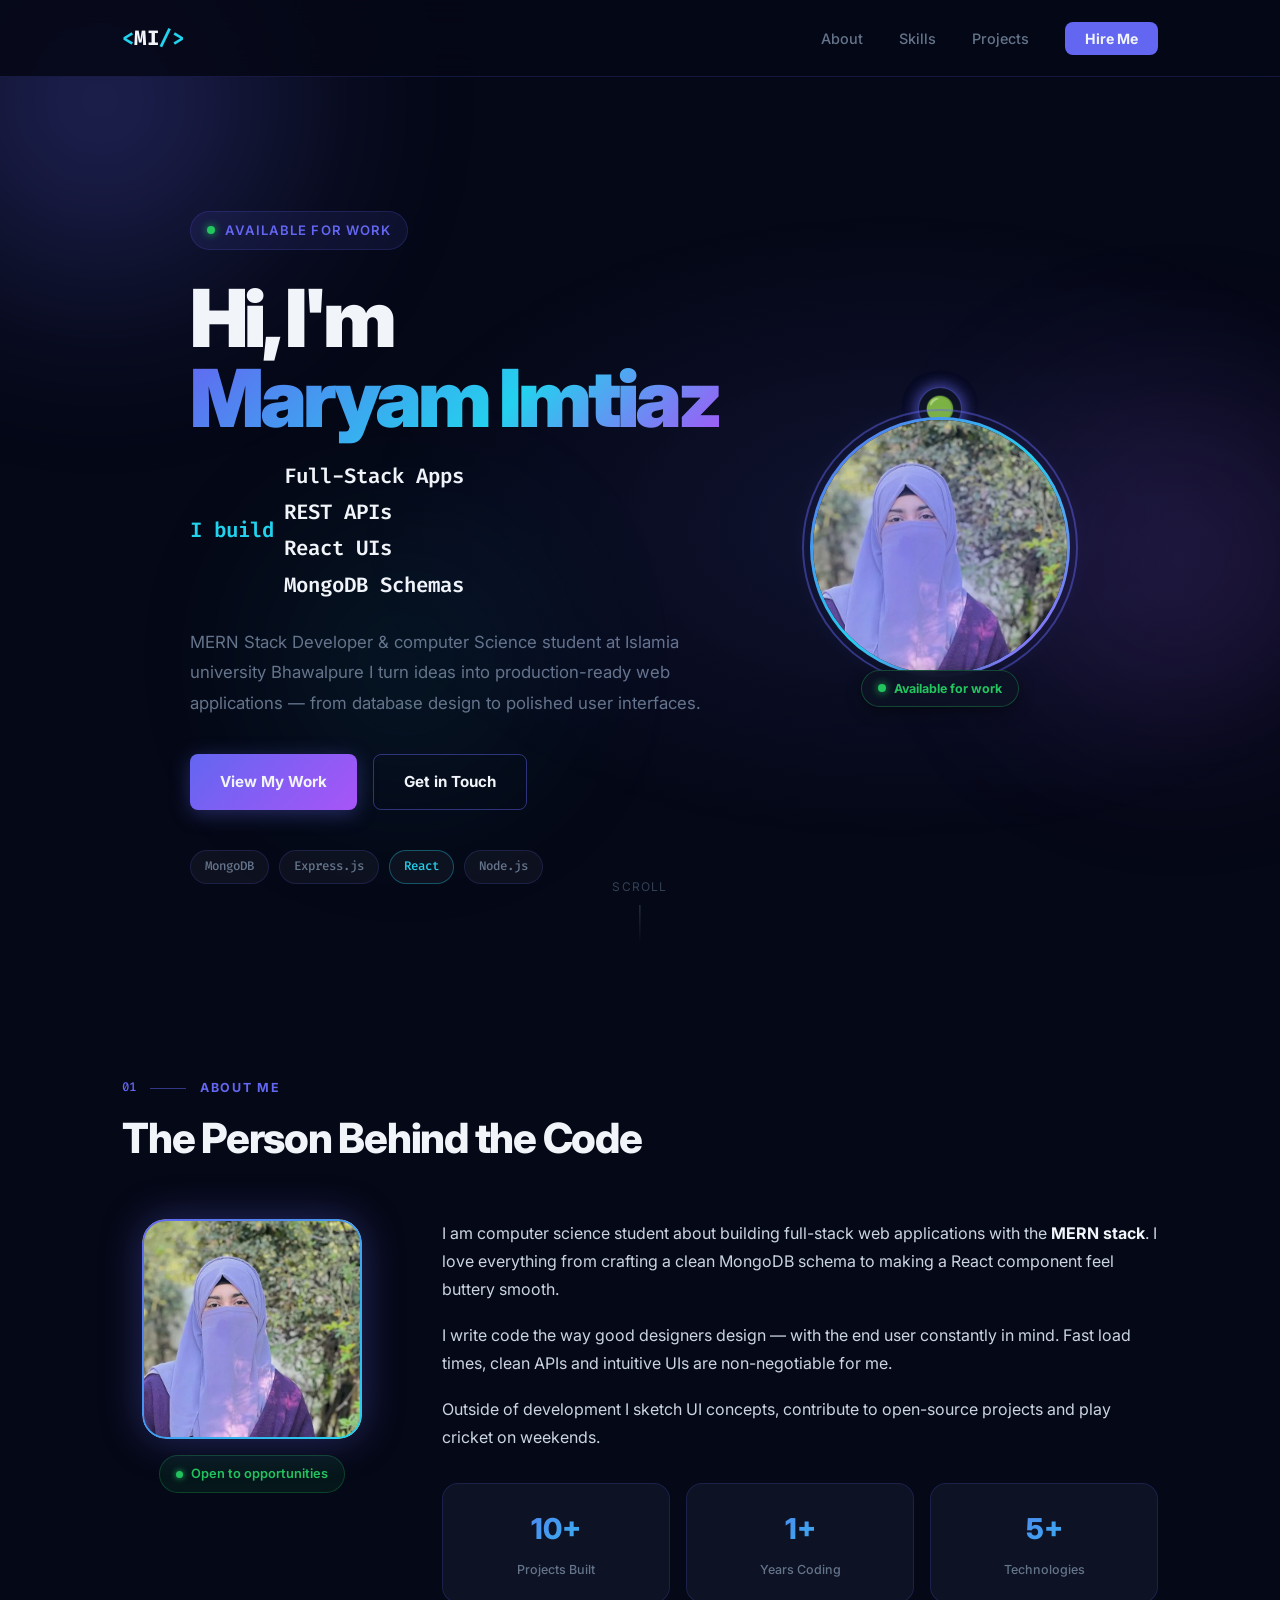
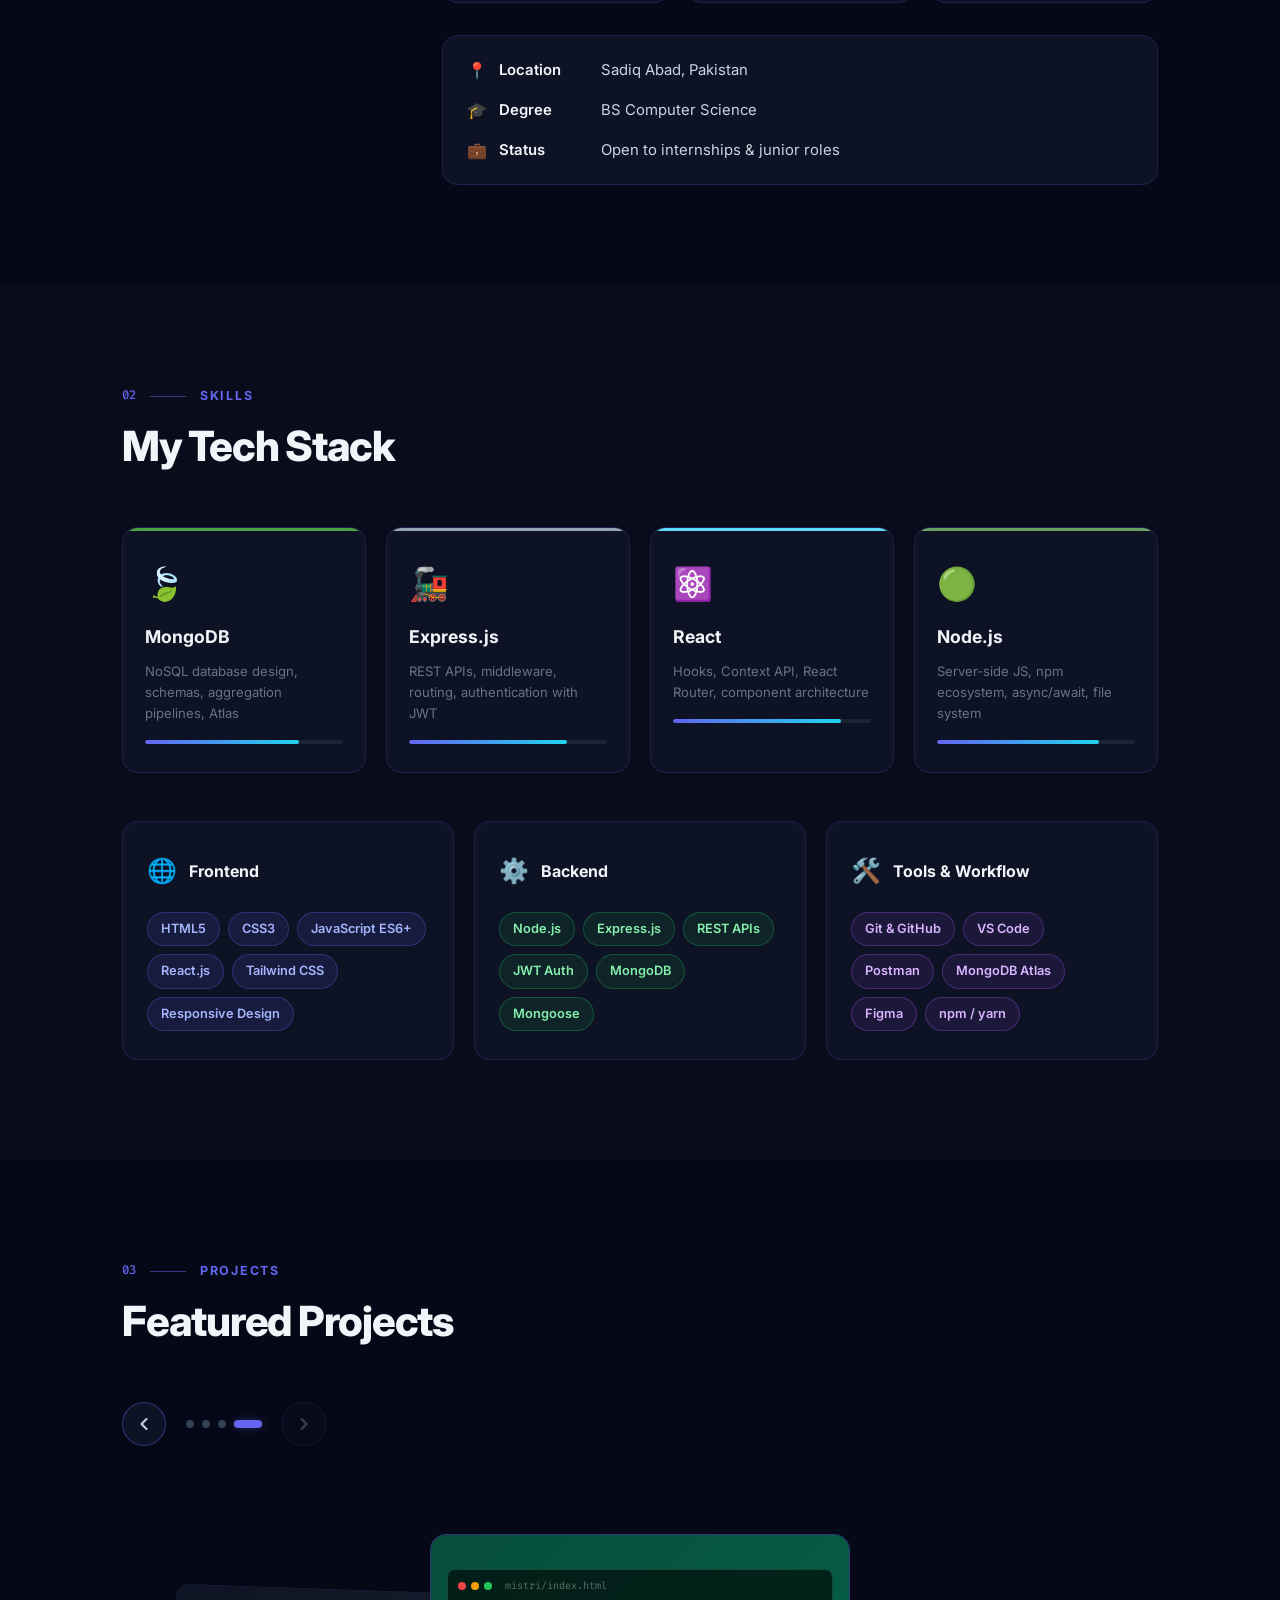
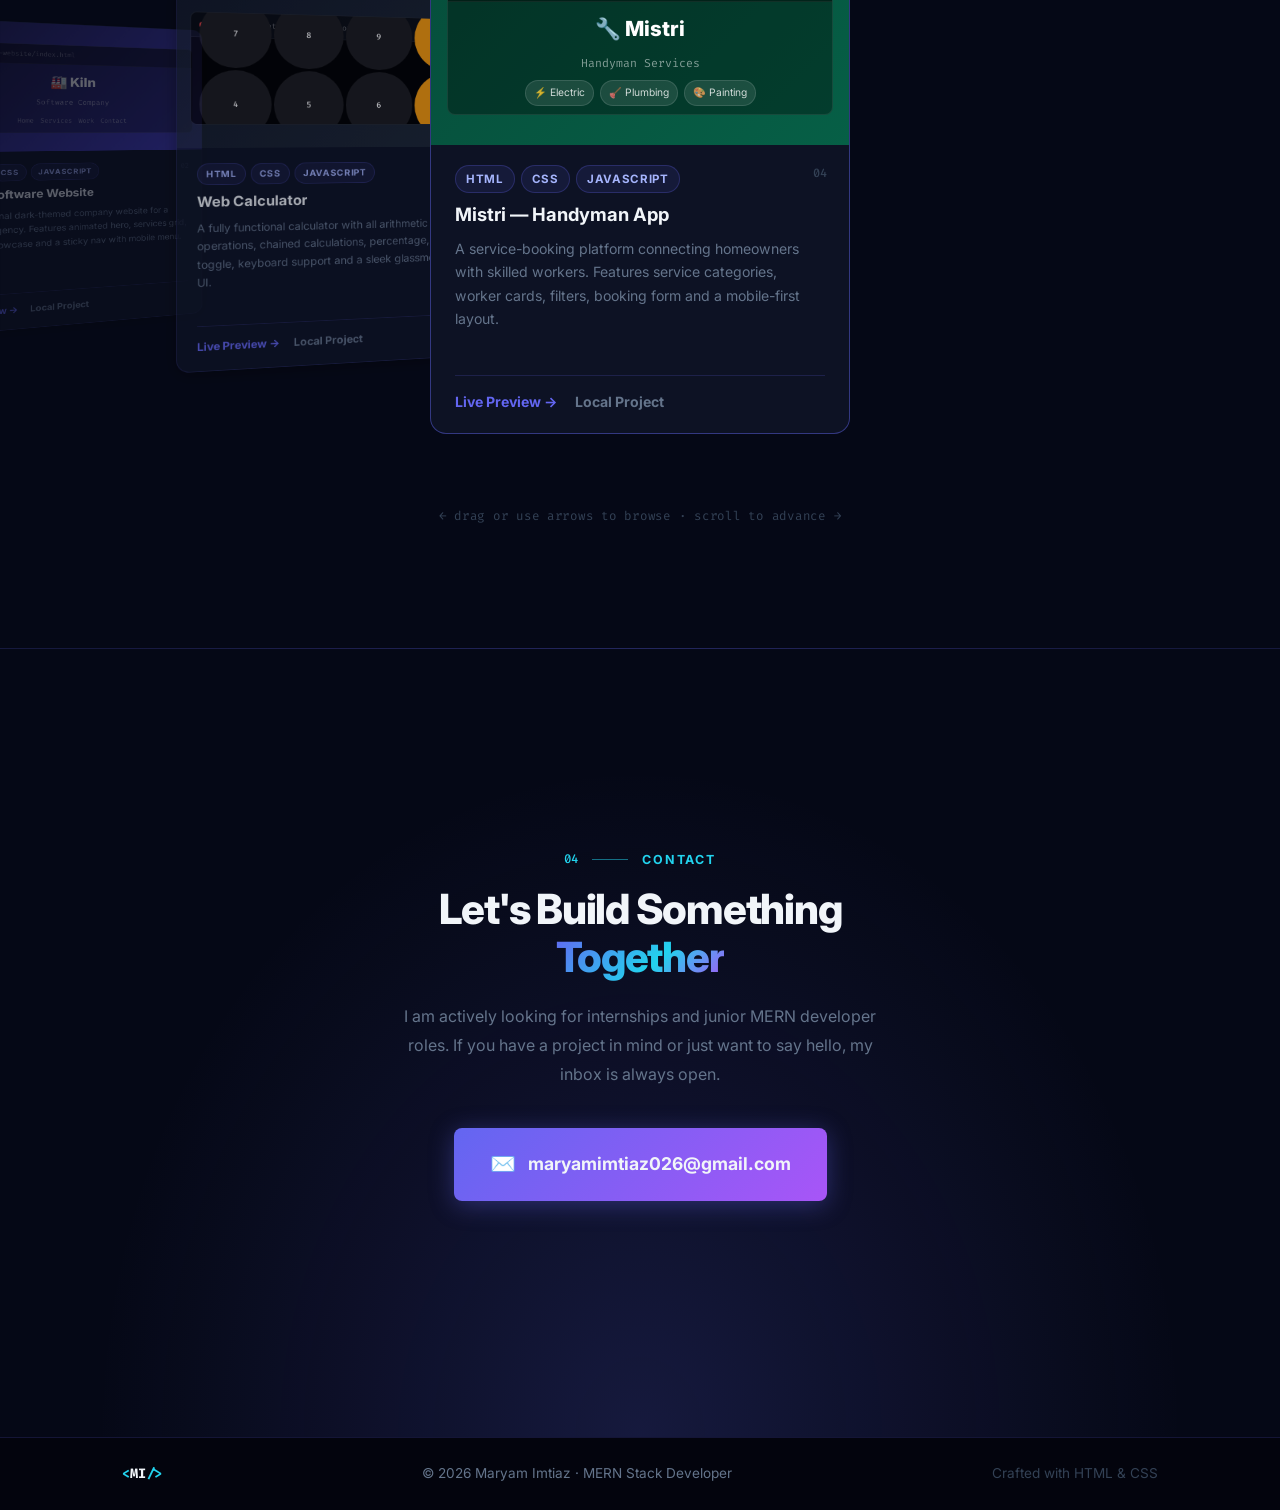
<file: portfolio/index.html>
<!DOCTYPE html>
<html lang="en">
<head>
  <meta charset="UTF-8">
  <meta name="viewport" content="width=device-width, initial-scale=1">
  <title>Maryam Imtiaz — MERN Stack Developer</title>
  <meta name="description" content="Portfolio of Ayesha Khan, a MERN Stack Developer who builds full-stack web applications.">
  <link rel="preconnect" href="https://fonts.googleapis.com">
  <link rel="preconnect" href="https://fonts.gstatic.com" crossorigin>
  <link href="https://fonts.googleapis.com/css2?family=Inter:wght@300;400;500;600;700;800;900&family=Fira+Code:wght@400;500&display=swap" rel="stylesheet">
  <link rel="stylesheet" href="css/style.css">
</head>
<body>

  <!-- ===== Ambient background blobs ===== -->
  <div class="bg-blob bg-blob--1" aria-hidden="true"></div>
  <div class="bg-blob bg-blob--2" aria-hidden="true"></div>
  <div class="bg-blob bg-blob--3" aria-hidden="true"></div>

  <!-- ===== Navigation ===== -->
  <header class="site-header">
    <div class="container header-inner">
      <a href="#home" class="brand">
        <span class="brand-bracket">&lt;</span>MI<span class="brand-bracket">/&gt;</span>
      </a>
      <nav aria-label="Primary navigation">
        <ul>
          <li><a href="#about">About</a></li>
          <li><a href="#skills">Skills</a></li>
          <li><a href="#projects">Projects</a></li>
          <li><a href="#contact" class="nav-cta">Hire Me</a></li>
        </ul>
      </nav>
    </div>
  </header>

  <main>

    <!-- ===== HERO ===== -->
    <section id="home" class="hero" aria-label="Introduction">
      <div class="container hero-inner">

        <div class="hero-text">
          <div class="hero-eyebrow">
            <span class="dot-pulse" aria-hidden="true"></span>
            Available for work
          </div>
          <h1>
            Hi, I'm<br>
            <span class="name-gradient">Maryam Imtiaz</span>
          </h1>
          <div class="typewriter-wrap">
            <span class="tw-prefix">I build</span>
            <span class="tw-words">
              <span>Full-Stack Apps</span>
              <span>REST APIs</span>
              <span>React UIs</span>
              <span>MongoDB Schemas</span>
            </span>
          </div>
          <p class="hero-bio">
            MERN Stack Developer &amp; computer Science student at  Islamia university Bhawalpure
            I turn ideas into production-ready web applications — from database design to
            polished user interfaces.
          </p>
          <div class="hero-actions">
            <a href="#projects" class="btn btn-glow">View My Work</a>
            <a href="#contact"  class="btn btn-ghost">Get in Touch</a>
          </div>
          <div class="hero-stack" aria-label="Core stack">
            <span class="stack-pill">MongoDB</span>
            <span class="stack-pill">Express.js</span>
            <span class="stack-pill stack-pill--react">React</span>
            <span class="stack-pill">Node.js</span>
          </div>
        </div>

        <div class="hero-visual">
          <div class="hero-photo-wrap">
            <img
              src="image/pic17.jpg"
              alt="Maryam Imtiaz – MERN Stack Developer"
              class="hero-photo"
            >
            <div class="hero-photo-ring" aria-hidden="true"></div>
            <div class="hero-photo-glow" aria-hidden="true"></div>
          </div>
          <div class="hero-photo-badge" aria-hidden="true">
            <span class="dot-pulse"></span> Available for work
          </div>
          <div class="orbit orbit--1" aria-hidden="true">
            <div class="orbit-icon" title="MongoDB">🍃</div>
          </div>
          <div class="orbit orbit--2" aria-hidden="true">
            <div class="orbit-icon" title="React">⚛️</div>
          </div>
          <div class="orbit orbit--3" aria-hidden="true">
            <div class="orbit-icon" title="Node.js">🟢</div>
          </div>
        </div>

      </div>
      <!-- scroll hint -->
      <div class="scroll-hint" aria-hidden="true">
        <span>Scroll</span>
        <div class="scroll-line"></div>
      </div>
    </section>

    <!-- ===== ABOUT ===== -->
    <section id="about" class="section" aria-labelledby="about-heading">
      <div class="container">
        <div class="section-label">
          <span class="label-num">01</span>
          <span class="label-line" aria-hidden="true"></span>
          <span class="label-text">About Me</span>
        </div>
        <h2 id="about-heading" class="section-title">The Person Behind the Code</h2>

        <div class="about-layout">
          <div class="about-card-wrap">
            <div class="about-photo-wrap">
              <img
                src="image/pic17.jpg"
                alt="Maryam Imtiaz"
                class="about-photo-img"
              >
            </div>
            <div class="about-status">
              <span class="status-dot" aria-hidden="true"></span>
              Open to opportunities
            </div>
          </div>
          <div class="about-text">
            <p>
              I am computer science  student  about building
              full-stack web applications with the <strong>MERN stack</strong>. I love
              everything from crafting a clean MongoDB schema to making a React component
              feel buttery smooth.
            </p>
            <p>
              I write code the way good designers design — with the end user constantly
              in mind. Fast load times, clean APIs and intuitive UIs are non-negotiable for me.
            </p>
            <p>
              Outside of development I sketch UI concepts, contribute to open-source
              projects and play cricket on weekends.
            </p>

            <div class="about-stats">
              <div class="stat-box">
                <span class="stat-num">10+</span>
                <span class="stat-label">Projects Built</span>
              </div>
              <div class="stat-box">
                <span class="stat-num">1+</span>
                <span class="stat-label">Years Coding</span>
              </div>
              <div class="stat-box">
                <span class="stat-num">5+</span>
                <span class="stat-label">Technologies</span>
              </div>
            </div>

            <ul class="about-facts">
              <li><span class="fact-icon">📍</span><span class="fact-label">Location</span> Sadiq Abad, Pakistan</li>
              <li><span class="fact-icon">🎓</span><span class="fact-label">Degree</span> BS Computer Science</li>
              <li><span class="fact-icon">💼</span><span class="fact-label">Status</span> Open to internships &amp; junior roles</li>
            </ul>
          </div>
        </div>
      </div>
    </section>

    <!-- ===== SKILLS ===== -->
    <section id="skills" class="section section-alt" aria-labelledby="skills-heading">
      <div class="container">
        <div class="section-label">
          <span class="label-num">02</span>
          <span class="label-line" aria-hidden="true"></span>
          <span class="label-text">Skills</span>
        </div>
        <h2 id="skills-heading" class="section-title">My Tech Stack</h2>

        <!-- MERN Stack Showcase -->
        <div class="mern-showcase">
          <div class="mern-card mern-card--m">
            <div class="mern-icon">🍃</div>
            <div class="mern-name">MongoDB</div>
            <div class="mern-desc">NoSQL database design, schemas, aggregation pipelines, Atlas</div>
            <div class="mern-bar"><div class="mern-fill" style="--w:78%"></div></div>
          </div>
          <div class="mern-card mern-card--e">
            <div class="mern-icon">🚂</div>
            <div class="mern-name">Express.js</div>
            <div class="mern-desc">REST APIs, middleware, routing, authentication with JWT</div>
            <div class="mern-bar"><div class="mern-fill" style="--w:80%"></div></div>
          </div>
          <div class="mern-card mern-card--r">
            <div class="mern-icon">⚛️</div>
            <div class="mern-name">React</div>
            <div class="mern-desc">Hooks, Context API, React Router, component architecture</div>
            <div class="mern-bar"><div class="mern-fill" style="--w:85%"></div></div>
          </div>
          <div class="mern-card mern-card--n">
            <div class="mern-icon">🟢</div>
            <div class="mern-name">Node.js</div>
            <div class="mern-desc">Server-side JS, npm ecosystem, async/await, file system</div>
            <div class="mern-bar"><div class="mern-fill" style="--w:82%"></div></div>
          </div>
        </div>

        <!-- Other skills grid -->
        <div class="skills-grid">

          <div class="skill-card">
            <div class="skill-card-header">
              <span class="skill-card-emoji">🌐</span>
              <h3>Frontend</h3>
            </div>
            <ul class="skill-pill-list">
              <li class="pill pill--blue">HTML5</li>
              <li class="pill pill--blue">CSS3</li>
              <li class="pill pill--blue">JavaScript ES6+</li>
              <li class="pill pill--blue">React.js</li>
              <li class="pill pill--blue">Tailwind CSS</li>
              <li class="pill pill--blue">Responsive Design</li>
            </ul>
          </div>

          <div class="skill-card">
            <div class="skill-card-header">
              <span class="skill-card-emoji">⚙️</span>
              <h3>Backend</h3>
            </div>
            <ul class="skill-pill-list">
              <li class="pill pill--green">Node.js</li>
              <li class="pill pill--green">Express.js</li>
              <li class="pill pill--green">REST APIs</li>
              <li class="pill pill--green">JWT Auth</li>
              <li class="pill pill--green">MongoDB</li>
              <li class="pill pill--green">Mongoose</li>
            </ul>
          </div>

          <div class="skill-card">
            <div class="skill-card-header">
              <span class="skill-card-emoji">🛠️</span>
              <h3>Tools &amp; Workflow</h3>
            </div>
            <ul class="skill-pill-list">
              <li class="pill pill--purple">Git &amp; GitHub</li>
              <li class="pill pill--purple">VS Code</li>
              <li class="pill pill--purple">Postman</li>
              <li class="pill pill--purple">MongoDB Atlas</li>
              <li class="pill pill--purple">Figma</li>
              <li class="pill pill--purple">npm / yarn</li>
            </ul>
          </div>

        </div>
      </div>
    </section>

    <!-- ===== PROJECTS ===== -->
    <section id="projects" class="section projects-section" aria-labelledby="projects-heading">
      <div class="container">
        <div class="section-label">
          <span class="label-num">03</span>
          <span class="label-line" aria-hidden="true"></span>
          <span class="label-text">Projects</span>
        </div>
        <h2 id="projects-heading" class="section-title">Featured Projects</h2>

        <!-- Carousel controls -->
        <div class="carousel-controls">
          <button class="carousel-btn" id="prevBtn" aria-label="Previous project">
            <svg width="20" height="20" viewBox="0 0 24 24" fill="none" stroke="currentColor" stroke-width="2.5" stroke-linecap="round" stroke-linejoin="round"><polyline points="15 18 9 12 15 6"/></svg>
          </button>
          <div class="carousel-dots" id="carouselDots" aria-label="Project navigation"></div>
          <button class="carousel-btn" id="nextBtn" aria-label="Next project">
            <svg width="20" height="20" viewBox="0 0 24 24" fill="none" stroke="currentColor" stroke-width="2.5" stroke-linecap="round" stroke-linejoin="round"><polyline points="9 18 15 12 9 6"/></svg>
          </button>
        </div>
      </div>

      <!-- 3D Carousel Stage — full width, no container -->
      <div class="carousel-stage" id="carouselStage" aria-live="polite">
        <div class="carousel-track" id="carouselTrack">

          <!-- Card 1 — EstateHub -->
          <article class="pcard" data-index="0">
            <div class="pcard-inner">
              <div class="pcard-banner" style="--b1:#0f766e;--b2:#0891b2">
                <div class="pcard-browser">
                  <div class="pb-bar"><span class="pb-dot"></span><span class="pb-dot"></span><span class="pb-dot"></span><span class="pb-url">web/index.html</span></div>
                  <div class="pb-screen pb-screen--estate">
                    <span class="pb-logo">🏠 EstateHub</span>
                    <span class="pb-tagline">Real Estate Platform</span>
                    <div class="pb-cards">
                      <div class="pb-prop">🏡 Villa</div>
                      <div class="pb-prop">🏢 Office</div>
                      <div class="pb-prop">🏠 House</div>
                    </div>
                  </div>
                </div>
              </div>
              <div class="pcard-body">
                <div class="pcard-num">01</div>
                <div class="pcard-tags">
                  <span class="tag tag--plain">HTML</span>
                  <span class="tag tag--plain">CSS</span>
                  <span class="tag tag--plain">JavaScript</span>
                  <span class="tag tag--plain">SQLite</span>
                </div>
                <h3>EstateHub — Real Estate</h3>
                <p>A full real-estate listing platform with property search, filters, gallery, agent profiles and a contact form. Backend powered by a Node.js server with SQLite.</p>
                <div class="pcard-footer">
                  <a href="web/index.html" class="project-link" target="_blank" rel="noopener">Live Preview →</a>
                  <span class="project-link project-link--ghost">Local Project</span>
                </div>
              </div>
            </div>
          </article>

          <!-- Card 2 — Kiln Website -->
          <article class="pcard" data-index="1">
            <div class="pcard-inner">
              <div class="pcard-banner" style="--b1:#1e1b4b;--b2:#4f46e5">
                <div class="pcard-browser">
                  <div class="pb-bar"><span class="pb-dot"></span><span class="pb-dot"></span><span class="pb-dot"></span><span class="pb-url">kiln-website/index.html</span></div>
                  <div class="pb-screen pb-screen--kiln">
                    <span class="pb-logo">🏭 Kiln</span>
                    <span class="pb-tagline">Software Company</span>
                    <div class="pb-nav-mock">
                      <span>Home</span><span>Services</span><span>Work</span><span>Contact</span>
                    </div>
                  </div>
                </div>
              </div>
              <div class="pcard-body">
                <div class="pcard-num">02</div>
                <div class="pcard-tags">
                  <span class="tag tag--plain">HTML</span>
                  <span class="tag tag--plain">CSS</span>
                  <span class="tag tag--plain">JavaScript</span>
                </div>
                <h3>Kiln — Software Website</h3>
                <p>A professional dark-themed company website for a software agency. Features animated hero, services grid, portfolio showcase and a sticky nav with mobile menu.</p>
                <div class="pcard-footer">
                  <a href="kiln-website/kiln-website/index.html" class="project-link" target="_blank" rel="noopener">Live Preview →</a>
                  <span class="project-link project-link--ghost">Local Project</span>
                </div>
              </div>
            </div>
          </article>

          <!-- Card 3 — Web Calculator -->
          <article class="pcard" data-index="2">
            <div class="pcard-inner">
              <div class="pcard-banner" style="--b1:#111827;--b2:#1f2937">
                <div class="pcard-browser">
                  <div class="pb-bar"><span class="pb-dot"></span><span class="pb-dot"></span><span class="pb-dot"></span><span class="pb-url">calculater.js/calculator.html</span></div>
                  <div class="pb-screen pb-screen--calc">
                    <div class="pbc-display">0</div>
                    <div class="pbc-grid">
                      <span>C</span><span>+/-</span><span>%</span><span class="pbc-op">÷</span>
                      <span>7</span><span>8</span><span>9</span><span class="pbc-op">×</span>
                      <span>4</span><span>5</span><span>6</span><span class="pbc-op">−</span>
                      <span>1</span><span>2</span><span>3</span><span class="pbc-op">+</span>
                      <span class="pbc-zero">0</span><span>.</span><span class="pbc-eq">=</span>
                    </div>
                  </div>
                </div>
              </div>
              <div class="pcard-body">
                <div class="pcard-num">03</div>
                <div class="pcard-tags">
                  <span class="tag tag--plain">HTML</span>
                  <span class="tag tag--plain">CSS</span>
                  <span class="tag tag--plain">JavaScript</span>
                </div>
                <h3>Web Calculator</h3>
                <p>A fully functional calculator with all arithmetic operations, chained calculations, percentage, sign toggle, keyboard support and a sleek glassmorphism UI.</p>
                <div class="pcard-footer">
                  <a href="calculater.js/calculator.html" class="project-link" target="_blank" rel="noopener">Live Preview →</a>
                  <span class="project-link project-link--ghost">Local Project</span>
                </div>
              </div>
            </div>
          </article>

          <!-- Card 4 — Mistri -->
          <article class="pcard" data-index="3">
            <div class="pcard-inner">
              <div class="pcard-banner" style="--b1:#064e3b;--b2:#065f46">
                <div class="pcard-browser">
                  <div class="pb-bar"><span class="pb-dot"></span><span class="pb-dot"></span><span class="pb-dot"></span><span class="pb-url">mistri/index.html</span></div>
                  <div class="pb-screen pb-screen--mistri">
                    <span class="pb-logo">🔧 Mistri</span>
                    <span class="pb-tagline">Handyman Services</span>
                    <div class="pb-services">
                      <span>⚡ Electric</span><span>🪠 Plumbing</span><span>🎨 Painting</span>
                    </div>
                  </div>
                </div>
              </div>
              <div class="pcard-body">
                <div class="pcard-num">04</div>
                <div class="pcard-tags">
                  <span class="tag tag--plain">HTML</span>
                  <span class="tag tag--plain">CSS</span>
                  <span class="tag tag--plain">JavaScript</span>
                </div>
                <h3>Mistri — Handyman App</h3>
                <p>A service-booking platform connecting homeowners with skilled workers. Features service categories, worker cards, filters, booking form and a mobile-first layout.</p>
                <div class="pcard-footer">
                  <a href="mistri/mistri/index.html" class="project-link" target="_blank" rel="noopener">Live Preview →</a>
                  <span class="project-link project-link--ghost">Local Project</span>
                </div>
              </div>
            </div>
          </article>



        </div><!-- /track -->
      </div><!-- /stage -->

      <!-- scroll hint -->
      <div class="container">
        <p class="carousel-hint">← drag or use arrows to browse · scroll to advance →</p>
      </div>
    </section>

    <!-- ===== CONTACT ===== -->
    <section id="contact" class="section contact-section" aria-labelledby="contact-heading">
      <div class="container contact-inner">
        <div class="section-label section-label--light">
          <span class="label-num">04</span>
          <span class="label-line" aria-hidden="true"></span>
          <span class="label-text">Contact</span>
        </div>
        <h2 id="contact-heading" class="section-title section-title--light">
          Let's Build Something<br>
          <span class="name-gradient">Together</span>
        </h2>
        <p class="contact-sub">
          I am actively looking for internships and junior MERN developer roles.
          If you have a project in mind or just want to say hello, my inbox is always open.
        </p>

        <a href="mailto:ayesha.khan@example.com" class="contact-email-btn">
          <span class="email-icon" aria-hidden="true">✉️</span>
          maryamimtiaz026@gmail.com
        </a>


      </div>
    </section>

  </main>

  <!-- ===== FOOTER ===== -->
  <footer class="site-footer">
    <div class="container footer-inner">
      <span class="footer-brand">
        <span class="brand-bracket">&lt;</span>MI<span class="brand-bracket">/&gt;</span>
      </span>
      <span class="footer-copy">© 2026 Maryam Imtiaz · MERN Stack Developer</span>
      <span class="footer-made">Crafted with HTML &amp; CSS</span>
    </div>
  </footer>

  <!-- ===== SMOOTH SCROLL JS ===== -->
  <script>
    document.querySelectorAll('a[href^="#"]').forEach(link => {
      link.addEventListener('click', function (e) {
        const target = document.querySelector(this.getAttribute('href'));
        if (!target) return;
        e.preventDefault();
        target.scrollIntoView({ behavior: 'smooth', block: 'start' });
      });
    });
  </script>

  <!-- ===== 3D PROJECT CAROUSEL JS ===== -->
  <script>
    (function () {
      const track     = document.getElementById('carouselTrack');
      const cards     = Array.from(track.querySelectorAll('.pcard'));
      const prevBtn   = document.getElementById('prevBtn');
      const nextBtn   = document.getElementById('nextBtn');
      const dotsWrap  = document.getElementById('carouselDots');
      const TOTAL     = cards.length;
      let current     = 0;
      let isDragging  = false;
      let startX      = 0;
      let dragDelta   = 0;

      /* ---- Build dots ---- */
      cards.forEach((_, i) => {
        const d = document.createElement('button');
        d.className = 'cdot';
        d.setAttribute('aria-label', 'Go to project ' + (i + 1));
        d.addEventListener('click', () => goTo(i));
        dotsWrap.appendChild(d);
      });

      /* ---- Render positions ---- */
      function render(animated) {
        const dots = dotsWrap.querySelectorAll('.cdot');
        cards.forEach((card, i) => {
          const offset = i - current;
          const absOff = Math.abs(offset);

          /* How far off-center, capped so far cards stack */
          const clampOff = Math.max(-2, Math.min(2, offset));

          const translateX = clampOff * 340 + (isDragging ? dragDelta : 0);
          const translateZ = absOff === 0 ? 0 : -120 - absOff * 60;
          const rotateY    = clampOff * -18;
          const scale      = absOff === 0 ? 1 : Math.max(0.72, 1 - absOff * 0.14);
          const opacity    = absOff > 2 ? 0 : Math.max(0.25, 1 - absOff * 0.32);
          const zIndex     = 10 - absOff;

          card.style.transition = animated
            ? 'transform 0.65s cubic-bezier(0.25, 0.46, 0.45, 0.94), opacity 0.5s ease'
            : 'none';
          card.style.transform  = `translateX(${translateX}px) translateZ(${translateZ}px) rotateY(${rotateY}deg) scale(${scale})`;
          card.style.opacity    = opacity;
          card.style.zIndex     = zIndex;
          card.classList.toggle('pcard--active', i === current);
          card.setAttribute('aria-hidden', i !== current);
        });

        dots.forEach((d, i) => d.classList.toggle('cdot--active', i === current));
        prevBtn.disabled = current === 0;
        nextBtn.disabled = current === TOTAL - 1;
      }

      function goTo(idx) {
        current = Math.max(0, Math.min(TOTAL - 1, idx));
        render(true);
      }

      prevBtn.addEventListener('click', () => goTo(current - 1));
      nextBtn.addEventListener('click', () => goTo(current + 1));

      /* ---- Keyboard ---- */
      document.addEventListener('keydown', e => {
        const stage = document.getElementById('carouselStage');
        const rect  = stage.getBoundingClientRect();
        if (rect.top < window.innerHeight && rect.bottom > 0) {
          if (e.key === 'ArrowLeft')  goTo(current - 1);
          if (e.key === 'ArrowRight') goTo(current + 1);
        }
      });

      /* ---- Mouse drag ---- */
      const stage = document.getElementById('carouselStage');
      stage.addEventListener('mousedown', e => {
        isDragging = true;
        startX     = e.clientX;
        dragDelta  = 0;
        stage.style.cursor = 'grabbing';
      });
      window.addEventListener('mousemove', e => {
        if (!isDragging) return;
        dragDelta = e.clientX - startX;
        render(false);
      });
      window.addEventListener('mouseup', () => {
        if (!isDragging) return;
        isDragging = false;
        stage.style.cursor = '';
        if (dragDelta < -60)       goTo(current + 1);
        else if (dragDelta > 60)   goTo(current - 1);
        else { dragDelta = 0; render(true); }
        dragDelta = 0;
      });

      /* ---- Touch drag ---- */
      stage.addEventListener('touchstart', e => {
        startX    = e.touches[0].clientX;
        dragDelta = 0;
      }, { passive: true });
      stage.addEventListener('touchmove', e => {
        dragDelta = e.touches[0].clientX - startX;
        render(false);
      }, { passive: true });
      stage.addEventListener('touchend', () => {
        if (dragDelta < -50)       goTo(current + 1);
        else if (dragDelta > 50)   goTo(current - 1);
        else { dragDelta = 0; render(true); }
        dragDelta = 0;
      });

      /* ---- Scroll-driven: advance carousel as user scrolls through section ---- */
      const section = document.getElementById('projects');
      let lastScrollY = window.scrollY;
      let scrollAccum = 0;
      const SCROLL_THRESHOLD = 180;

      window.addEventListener('scroll', () => {
        const rect = section.getBoundingClientRect();
        /* Only active while section is on-screen */
        if (rect.top > window.innerHeight || rect.bottom < 0) {
          lastScrollY = window.scrollY;
          return;
        }
        const delta = window.scrollY - lastScrollY;
        lastScrollY = window.scrollY;
        scrollAccum += delta;

        if (scrollAccum > SCROLL_THRESHOLD && current < TOTAL - 1) {
          scrollAccum = 0;
          goTo(current + 1);
        } else if (scrollAccum < -SCROLL_THRESHOLD && current > 0) {
          scrollAccum = 0;
          goTo(current - 1);
        }
      }, { passive: true });

      /* Initial render */
      render(false);
    })();
  </script>

</body>
</html>
</file>
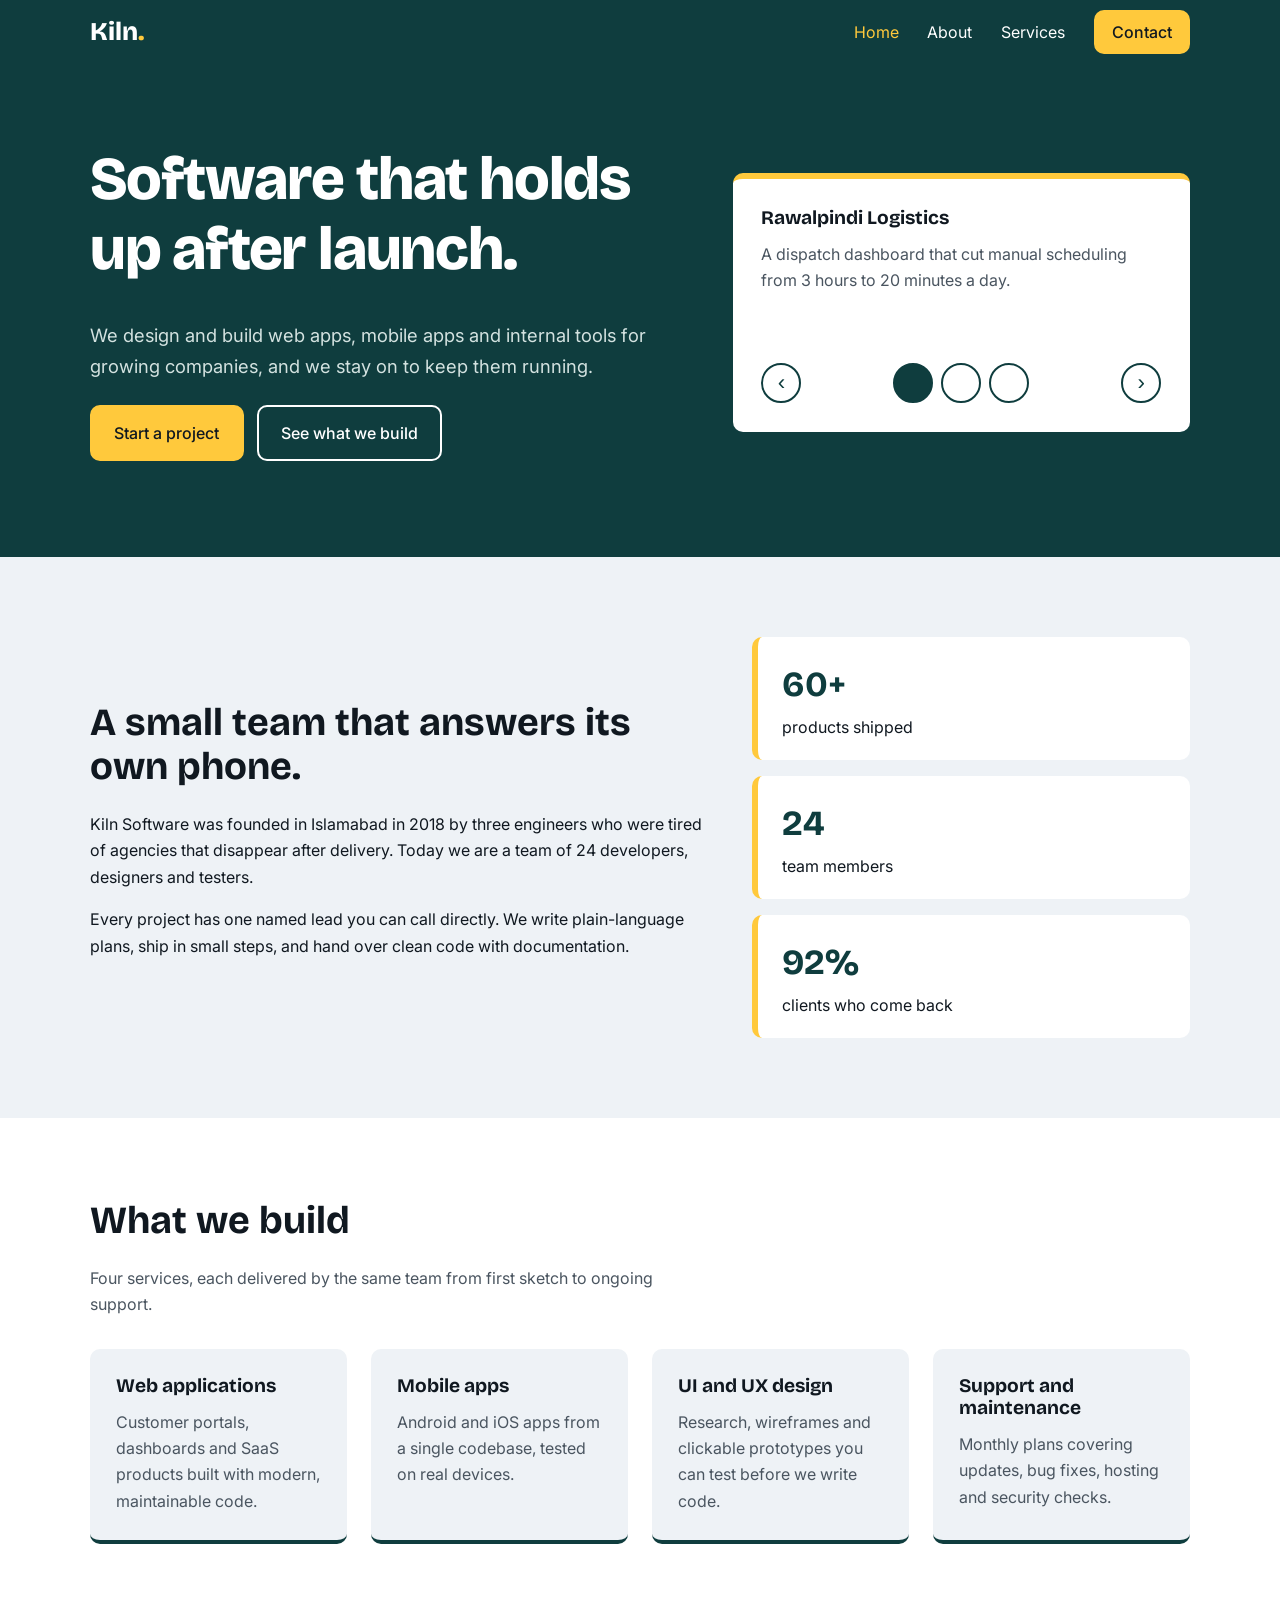
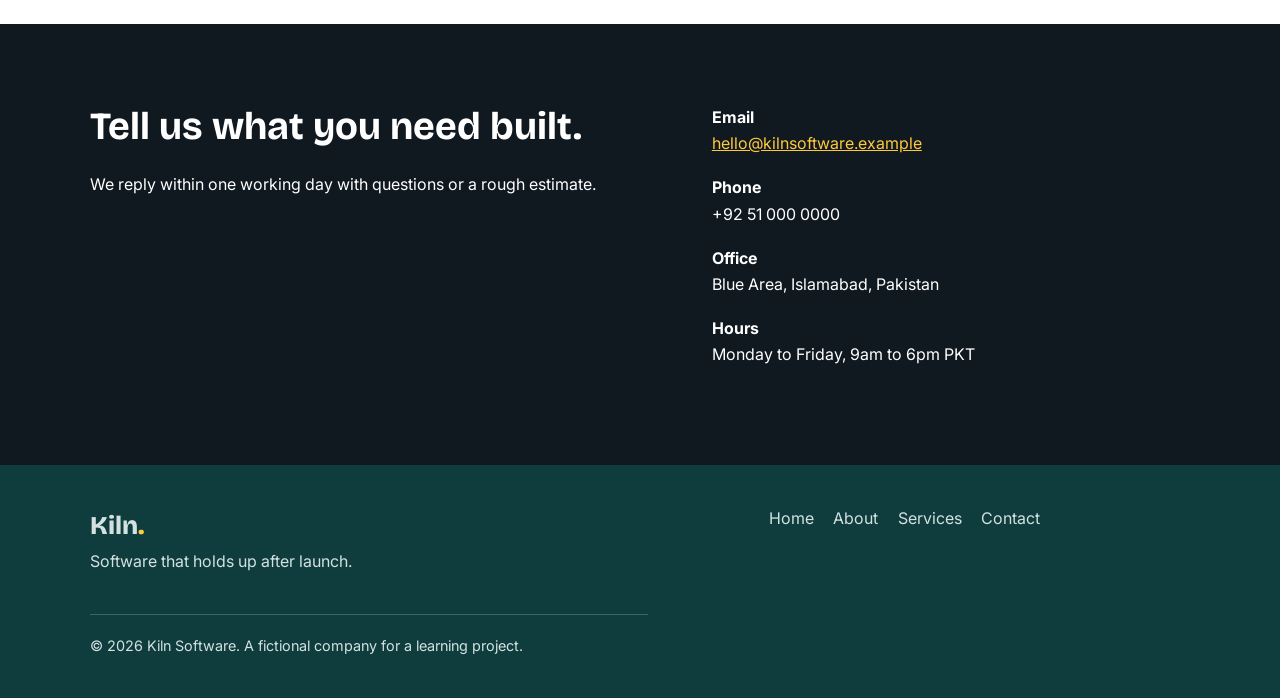
<file: portfolio/kiln-website/kiln-website/index.html>
<!DOCTYPE html>
<html lang="en">
<head>
  <meta charset="UTF-8">
  <meta name="viewport" content="width=device-width, initial-scale=1">
  <title>Kiln Software – Web and mobile apps built to last</title>
  <meta name="description" content="Kiln Software is a software house in Islamabad building web apps, mobile apps and internal tools.">
  <link rel="preconnect" href="https://fonts.googleapis.com">
  <link rel="preconnect" href="https://fonts.gstatic.com" crossorigin>
  <link href="https://fonts.googleapis.com/css2?family=Bricolage+Grotesque:wght@500;700;800&family=Inter:wght@400;500&display=swap" rel="stylesheet">
  <link rel="stylesheet" href="css/style.css">
</head>
<body>

<header class="site-header">
  <div class="container nav">
    <a href="#home" class="logo">Kiln<span>.</span></a>
    <button class="menu-toggle" id="menuToggle" aria-label="Open menu" aria-expanded="false" aria-controls="navLinks">
      <span></span><span></span><span></span>
    </button>
    <nav>
      <ul class="nav-links" id="navLinks">
        <li><a href="#home">Home</a></li>
        <li><a href="#about">About</a></li>
        <li><a href="#services">Services</a></li>
        <li><a href="#contact" class="btn btn-small">Contact</a></li>
      </ul>
    </nav>
  </div>
</header>

<main>
  <!-- HOME -->
  <section id="home" class="hero">
    <div class="container hero-grid">
      <div>
        <h1>Software that holds up after launch.</h1>
        <p class="lead">We design and build web apps, mobile apps and internal tools for growing companies, and we stay on to keep them running.</p>
        <div class="actions">
          <a href="#contact" class="btn">Start a project</a>
          <a href="#services" class="btn btn-outline">See what we build</a>
        </div>
      </div>
      <div class="slider" id="slider" aria-label="Recent work">
        <div class="slide active">
          <h3>Rawalpindi Logistics</h3>
          <p>A dispatch dashboard that cut manual scheduling from 3 hours to 20 minutes a day.</p>
        </div>
        <div class="slide">
          <h3>Margalla Clinics</h3>
          <p>A patient booking app used across 12 clinics, with SMS reminders and doctor calendars.</p>
        </div>
        <div class="slide">
          <h3>Saffron Foods</h3>
          <p>An online ordering platform that handles 2,000 orders on a busy weekend.</p>
        </div>
        <div class="slider-controls">
          <button id="prev" aria-label="Previous project">&#8249;</button>
          <div class="dots" id="dots"></div>
          <button id="next" aria-label="Next project">&#8250;</button>
        </div>
      </div>
    </div>
  </section>

  <!-- ABOUT -->
  <section id="about" class="section alt">
    <div class="container about-grid">
      <div>
        <h2>A small team that answers its own phone.</h2>
        <p>Kiln Software was founded in Islamabad in 2018 by three engineers who were tired of agencies that disappear after delivery. Today we are a team of 24 developers, designers and testers.</p>
        <p>Every project has one named lead you can call directly. We write plain-language plans, ship in small steps, and hand over clean code with documentation.</p>
      </div>
      <ul class="stats">
        <li><strong>60+</strong> products shipped</li>
        <li><strong>24</strong> team members</li>
        <li><strong>92%</strong> clients who come back</li>
      </ul>
    </div>
  </section>

  <!-- SERVICES -->
  <section id="services" class="section">
    <div class="container">
      <h2>What we build</h2>
      <p class="section-intro">Four services, each delivered by the same team from first sketch to ongoing support.</p>
      <div class="cards">
        <article class="card">
          <h3>Web applications</h3>
          <p>Customer portals, dashboards and SaaS products built with modern, maintainable code.</p>
        </article>
        <article class="card">
          <h3>Mobile apps</h3>
          <p>Android and iOS apps from a single codebase, tested on real devices.</p>
        </article>
        <article class="card">
          <h3>UI and UX design</h3>
          <p>Research, wireframes and clickable prototypes you can test before we write code.</p>
        </article>
        <article class="card">
          <h3>Support and maintenance</h3>
          <p>Monthly plans covering updates, bug fixes, hosting and security checks.</p>
        </article>
      </div>
    </div>
  </section>

  <!-- CONTACT -->
  <section id="contact" class="section contact">
    <div class="container contact-grid">
      <div>
        <h2>Tell us what you need built.</h2>
        <p>We reply within one working day with questions or a rough estimate.</p>
      </div>
      <address>
        <p><strong>Email</strong><br><a href="mailto:hello@kilnsoftware.example">hello@kilnsoftware.example</a></p>
        <p><strong>Phone</strong><br>+92 51 000 0000</p>
        <p><strong>Office</strong><br>Blue Area, Islamabad, Pakistan</p>
        <p><strong>Hours</strong><br>Monday to Friday, 9am to 6pm PKT</p>
      </address>
    </div>
  </section>
</main>

<footer class="site-footer">
  <div class="container footer-grid">
    <div>
      <a href="#home" class="logo">Kiln<span>.</span></a>
      <p>Software that holds up after launch.</p>
    </div>
    <ul>
      <li><a href="#home">Home</a></li>
      <li><a href="#about">About</a></li>
      <li><a href="#services">Services</a></li>
      <li><a href="#contact">Contact</a></li>
    </ul>
    <p class="copy">&copy; <span id="year">2026</span> Kiln Software. A fictional company for a learning project.</p>
  </div>
</footer>

<script src="js/main.js"></script>
</body>
</html>
</file>
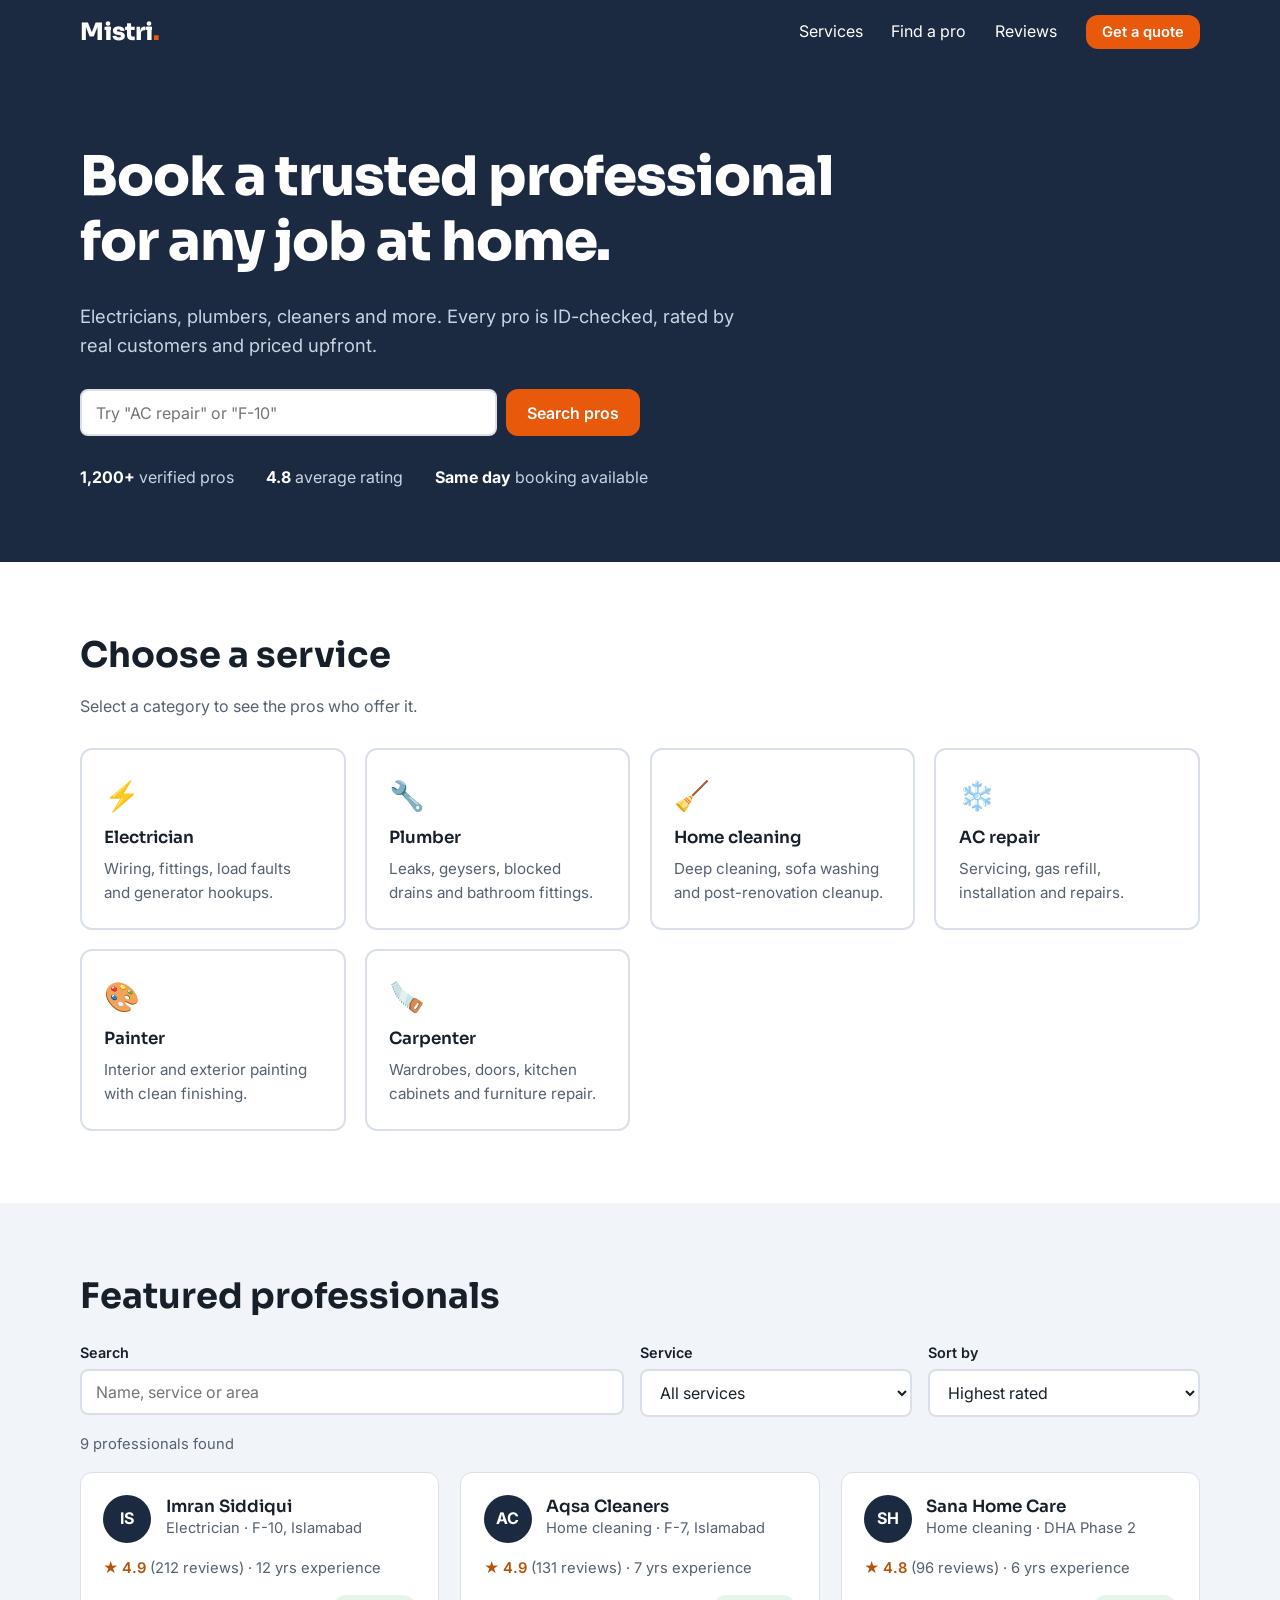
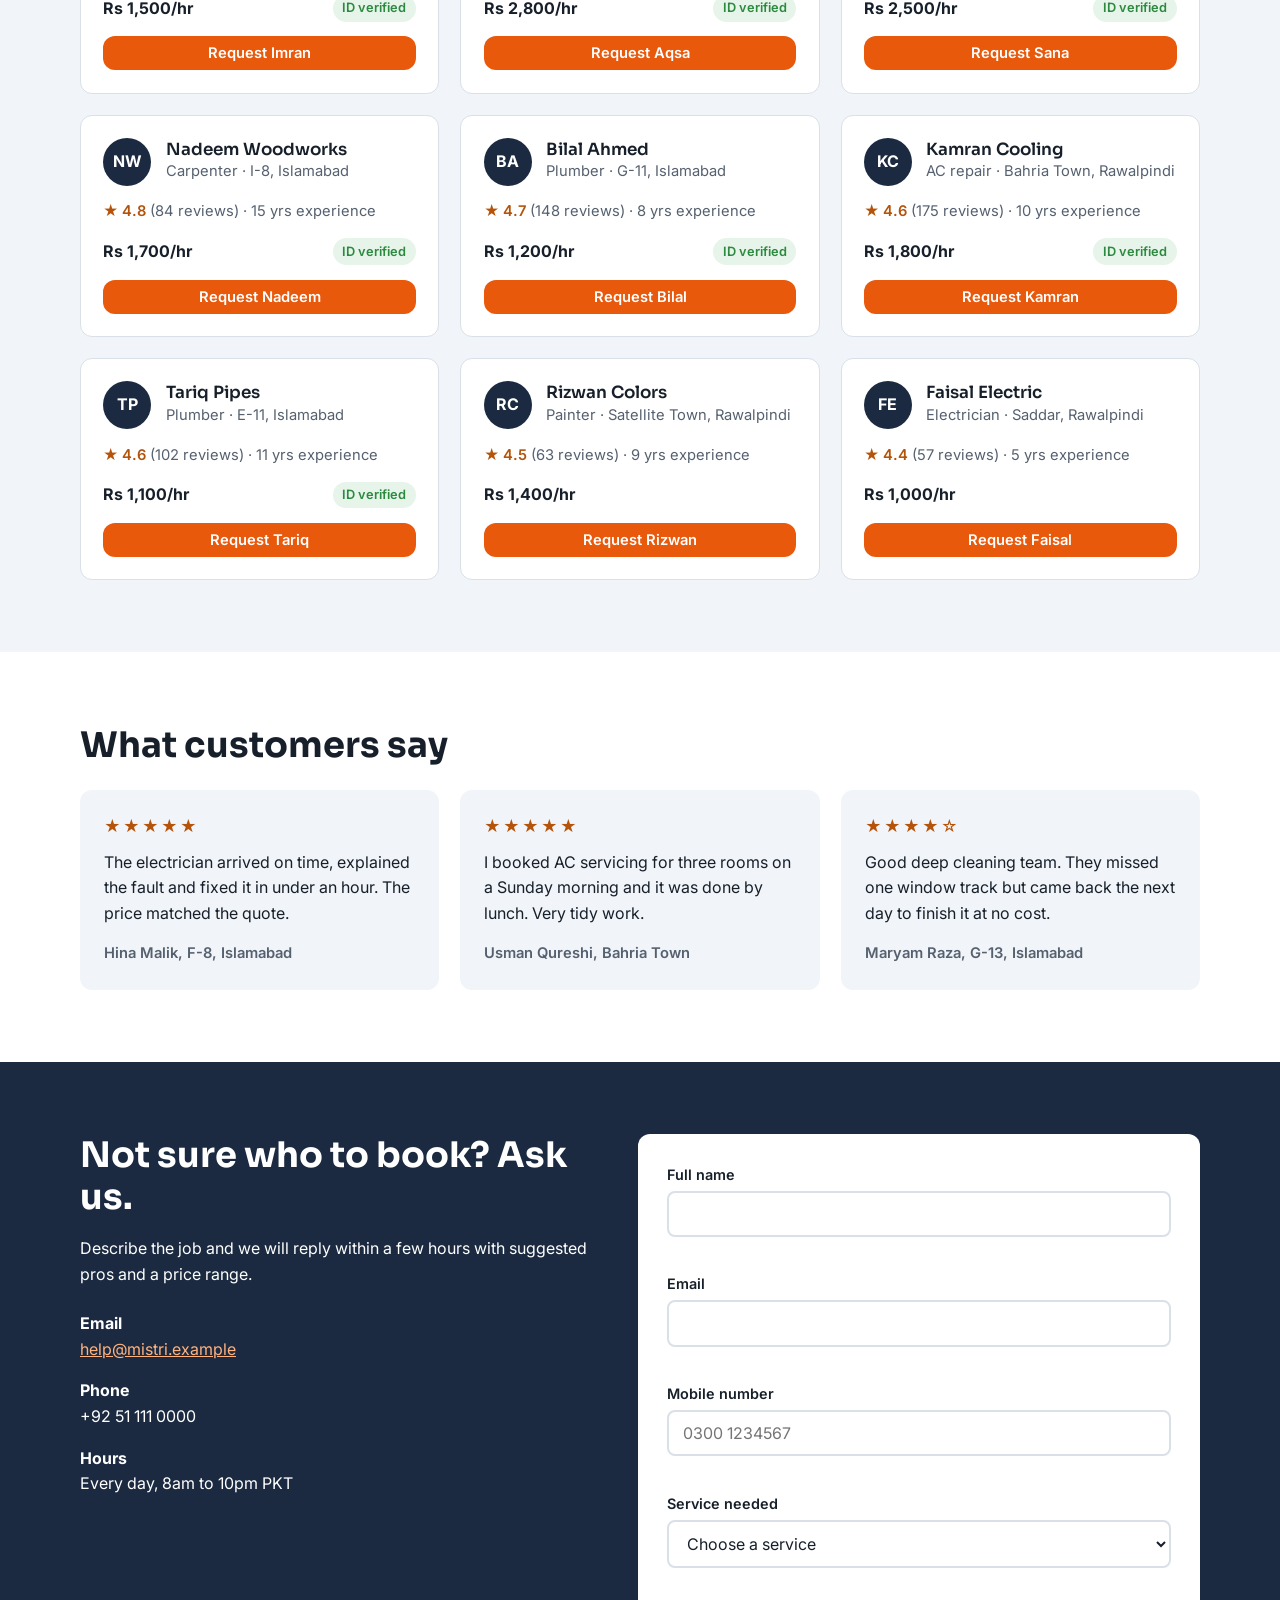
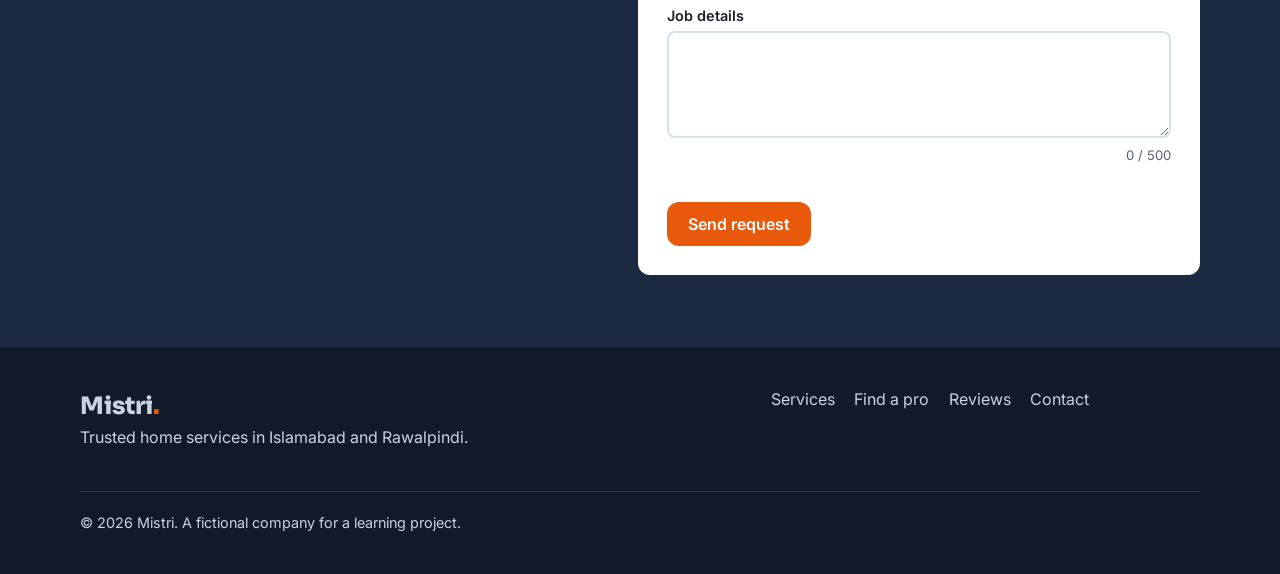
<file: portfolio/mistri/mistri/index.html>
<!DOCTYPE html>
<html lang="en">
<head>
  <meta charset="UTF-8">
  <meta name="viewport" content="width=device-width, initial-scale=1">
  <title>Mistri – Book trusted home service professionals</title>
  <meta name="description" content="Mistri connects households in Islamabad and Rawalpindi with verified electricians, plumbers, cleaners and more.">
  <link rel="preconnect" href="https://fonts.googleapis.com">
  <link rel="preconnect" href="https://fonts.gstatic.com" crossorigin>
  <link href="https://fonts.googleapis.com/css2?family=Sora:wght@600;700;800&family=Inter:wght@400;500;600&display=swap" rel="stylesheet">
  <link rel="stylesheet" href="css/style.css">
</head>
<body>

<header class="site-header">
  <div class="container nav">
    <a href="#home" class="logo">Mistri<span>.</span></a>
    <button class="menu-toggle" id="menuToggle" aria-label="Open menu" aria-expanded="false" aria-controls="navLinks"><span></span><span></span><span></span></button>
    <ul class="nav-links" id="navLinks">
      <li><a href="#services">Services</a></li>
      <li><a href="#providers">Find a pro</a></li>
      <li><a href="#testimonials">Reviews</a></li>
      <li><a href="#contact" class="btn btn-small">Get a quote</a></li>
    </ul>
  </div>
</header>

<main id="home">
  <!-- HERO -->
  <section class="hero">
    <div class="container hero-inner">
      <h1>Book a trusted professional for any job at home.</h1>
      <p class="lead">Electricians, plumbers, cleaners and more. Every pro is ID-checked, rated by real customers and priced upfront.</p>
      <form class="hero-search" id="heroSearch" role="search">
        <label for="heroQuery" class="visually-hidden">What do you need help with?</label>
        <input type="search" id="heroQuery" placeholder="Try &quot;AC repair&quot; or &quot;F-10&quot;" autocomplete="off">
        <button type="submit" class="btn">Search pros</button>
      </form>
      <ul class="hero-facts">
        <li><strong>1,200+</strong> verified pros</li>
        <li><strong>4.8</strong> average rating</li>
        <li><strong>Same day</strong> booking available</li>
      </ul>
    </div>
  </section>

  <!-- SERVICES (rendered from data.js) -->
  <section id="services" class="section">
    <div class="container">
      <h2>Choose a service</h2>
      <p class="section-intro">Select a category to see the pros who offer it.</p>
      <div class="service-grid" id="serviceGrid"></div>
    </div>
  </section>

  <!-- PROVIDERS (rendered + filtered) -->
  <section id="providers" class="section alt">
    <div class="container">
      <h2>Featured professionals</h2>
      <div class="toolbar">
        <div class="field">
          <label for="searchInput">Search</label>
          <input type="search" id="searchInput" placeholder="Name, service or area" autocomplete="off">
        </div>
        <div class="field">
          <label for="categorySelect">Service</label>
          <select id="categorySelect"></select>
        </div>
        <div class="field">
          <label for="sortSelect">Sort by</label>
          <select id="sortSelect">
            <option value="rating">Highest rated</option>
            <option value="priceLow">Price: low to high</option>
            <option value="priceHigh">Price: high to low</option>
            <option value="experience">Most experienced</option>
          </select>
        </div>
      </div>
      <p class="result-count" id="resultCount" aria-live="polite"></p>
      <div class="provider-grid" id="providerGrid"></div>
      <div class="empty" id="emptyState" hidden>
        <p><strong>No professionals match your search.</strong></p>
        <p>Check the spelling, try a different area, or clear your filters.</p>
        <button class="btn btn-small" id="resetFilters" type="button">Clear filters</button>
      </div>
    </div>
  </section>

  <!-- TESTIMONIALS (rendered from data.js) -->
  <section id="testimonials" class="section">
    <div class="container">
      <h2>What customers say</h2>
      <div class="testimonial-grid" id="testimonialGrid"></div>
    </div>
  </section>

  <!-- CONTACT -->
  <section id="contact" class="section contact">
    <div class="container contact-grid">
      <div>
        <h2>Not sure who to book? Ask us.</h2>
        <p>Describe the job and we will reply within a few hours with suggested pros and a price range.</p>
        <address>
          <p><strong>Email</strong><br><a href="mailto:help@mistri.example">help@mistri.example</a></p>
          <p><strong>Phone</strong><br>+92 51 111 0000</p>
          <p><strong>Hours</strong><br>Every day, 8am to 10pm PKT</p>
        </address>
      </div>
      <form id="inquiryForm" novalidate>
        <div class="form-row">
          <label for="name">Full name</label>
          <input type="text" id="name" name="name" autocomplete="name">
          <span class="error" id="nameError" aria-live="polite"></span>
        </div>
        <div class="form-row">
          <label for="email">Email</label>
          <input type="email" id="email" name="email" autocomplete="email">
          <span class="error" id="emailError" aria-live="polite"></span>
        </div>
        <div class="form-row">
          <label for="phone">Mobile number</label>
          <input type="tel" id="phone" name="phone" placeholder="0300 1234567" autocomplete="tel">
          <span class="error" id="phoneError" aria-live="polite"></span>
        </div>
        <div class="form-row">
          <label for="service">Service needed</label>
          <select id="service" name="service"></select>
          <span class="error" id="serviceError" aria-live="polite"></span>
        </div>
        <div class="form-row">
          <label for="message">Job details</label>
          <textarea id="message" name="message" rows="4" maxlength="500"></textarea>
          <span class="counter" id="messageCount">0 / 500</span>
          <span class="error" id="messageError" aria-live="polite"></span>
        </div>
        <button type="submit" class="btn">Send request</button>
        <p class="form-success" id="formSuccess" role="status" hidden></p>
      </form>
    </div>
  </section>
</main>

<footer class="site-footer">
  <div class="container footer-grid">
    <div>
      <a href="#home" class="logo">Mistri<span>.</span></a>
      <p>Trusted home services in Islamabad and Rawalpindi.</p>
    </div>
    <ul>
      <li><a href="#services">Services</a></li>
      <li><a href="#providers">Find a pro</a></li>
      <li><a href="#testimonials">Reviews</a></li>
      <li><a href="#contact">Contact</a></li>
    </ul>
    <p class="copy">&copy; <span id="year">2026</span> Mistri. A fictional company for a learning project.</p>
  </div>
</footer>

<script src="js/data.js"></script>
<script src="js/components.js"></script>
<script src="js/filters.js"></script>
<script src="js/form.js"></script>
<script src="js/main.js"></script>
</body>
</html>
</file>
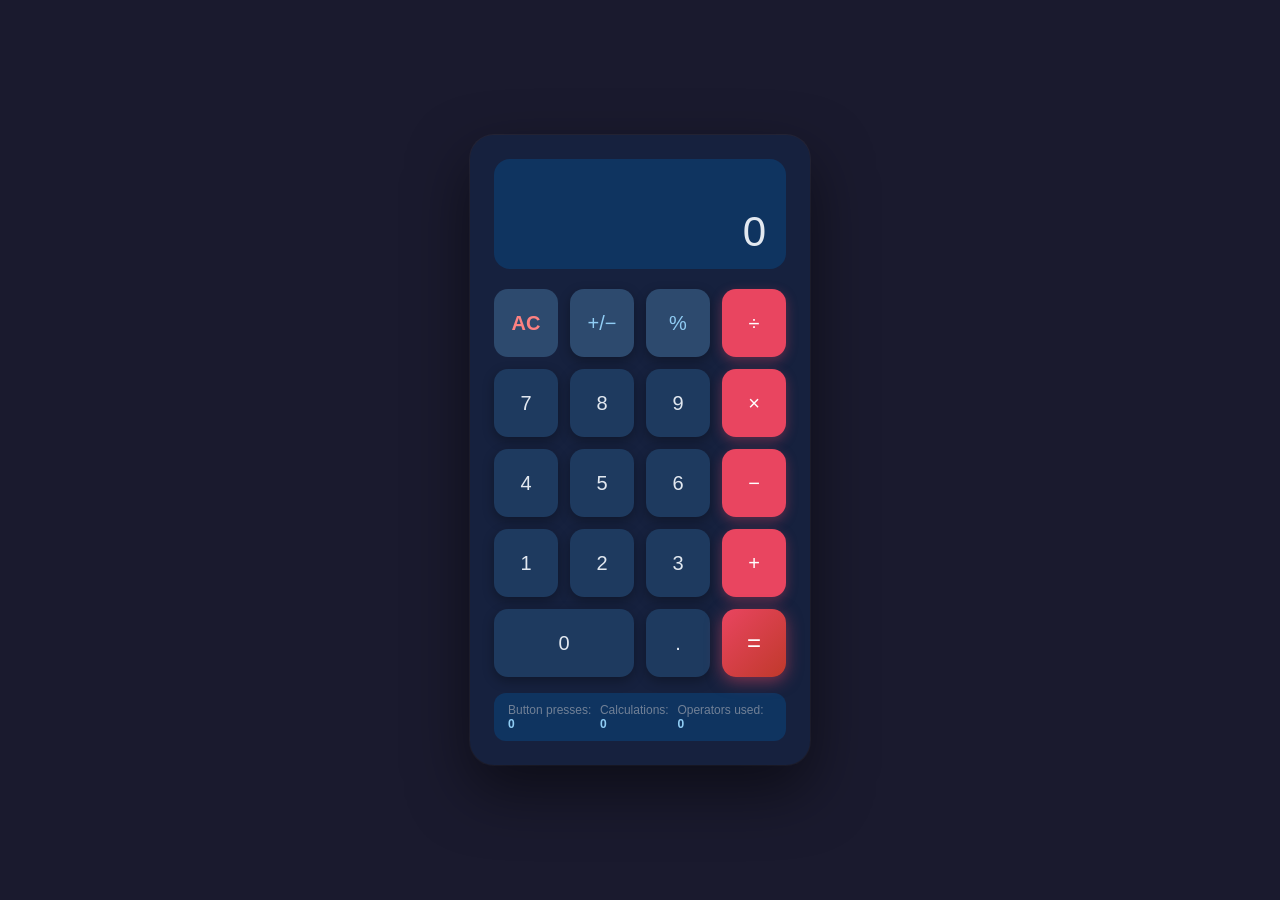
<file: portfolio/calculater.js/calculator.html>
<!DOCTYPE html>
<html lang="en">
<head>
  <meta charset="UTF-8" />
  <meta name="viewport" content="width=device-width, initial-scale=1.0"/>
  <title>Calculator</title>
  <style>
    *, *::before, *::after { box-sizing: border-box; margin: 0; padding: 0; }

    body {
      min-height: 100vh;
      display: flex;
      align-items: center;
      justify-content: center;
      background: #1a1a2e;
      font-family: 'Segoe UI', sans-serif;
    }

    .calculator {
      background: #16213e;
      border-radius: 24px;
      padding: 24px;
      width: 340px;
      box-shadow: 0 25px 60px rgba(0,0,0,0.5), 0 0 0 1px rgba(255,255,255,0.05);
    }

    /* Display */
    .display {
      background: #0f3460;
      border-radius: 16px;
      padding: 20px 20px 14px;
      margin-bottom: 20px;
      min-height: 110px;
      display: flex;
      flex-direction: column;
      justify-content: flex-end;
      align-items: flex-end;
      overflow: hidden;
    }

    .display .expression {
      font-size: 14px;
      color: #a0aec0;
      min-height: 20px;
      word-break: break-all;
      text-align: right;
      margin-bottom: 6px;
    }

    .display .result {
      font-size: 42px;
      font-weight: 300;
      color: #e2e8f0;
      word-break: break-all;
      text-align: right;
      line-height: 1.1;
      transition: font-size 0.1s;
    }

    /* Button grid */
    .buttons {
      display: grid;
      grid-template-columns: repeat(4, 1fr);
      gap: 12px;
    }

    button {
      border: none;
      border-radius: 14px;
      height: 68px;
      font-size: 20px;
      font-weight: 500;
      cursor: pointer;
      transition: transform 0.08s, filter 0.08s, box-shadow 0.08s;
      outline: none;
      position: relative;
      overflow: hidden;
    }

    button:active {
      transform: scale(0.93);
      filter: brightness(0.85);
    }

    /* Ripple */
    button .ripple {
      position: absolute;
      border-radius: 50%;
      background: rgba(255,255,255,0.25);
      transform: scale(0);
      animation: ripple 0.4s linear;
      pointer-events: none;
    }

    @keyframes ripple {
      to { transform: scale(4); opacity: 0; }
    }

    /* Number buttons */
    .btn-num {
      background: #1e3a5f;
      color: #e2e8f0;
      box-shadow: 0 4px 12px rgba(0,0,0,0.3);
    }
    .btn-num:hover { background: #254d7a; }

    /* Operator buttons */
    .btn-op {
      background: #e94560;
      color: #fff;
      box-shadow: 0 4px 12px rgba(233,69,96,0.35);
    }
    .btn-op:hover { background: #ff5c7a; }

    /* Equals */
    .btn-eq {
      background: linear-gradient(135deg, #e94560, #c0392b);
      color: #fff;
      box-shadow: 0 4px 16px rgba(233,69,96,0.5);
      font-size: 24px;
    }
    .btn-eq:hover { filter: brightness(1.1); }

    /* Clear / utility */
    .btn-util {
      background: #2d4a6e;
      color: #90cdf4;
      box-shadow: 0 4px 12px rgba(0,0,0,0.3);
    }
    .btn-util:hover { background: #3a5f8a; }

    /* AC — accent */
    .btn-ac {
      background: #2d4a6e;
      color: #fc8181;
      font-weight: 700;
    }
    .btn-ac:hover { background: #3a5f8a; }

    /* Zero spans 2 cols */
    .span2 { grid-column: span 2; }

    /* Count badge */
    .stats {
      display: flex;
      justify-content: space-between;
      margin-top: 16px;
      padding: 10px 14px;
      background: #0f3460;
      border-radius: 12px;
      font-size: 12px;
      color: #718096;
    }

    .stats span { color: #90cdf4; font-weight: 600; }
  </style>
</head>
<body>

<div class="calculator" role="main" aria-label="Calculator">

  <div class="display" aria-live="polite">
    <div class="expression" id="expression"></div>
    <div class="result" id="result">0</div>
  </div>

  <div class="buttons" id="buttons">
    <!-- Row 1 -->
    <button class="btn-ac"   data-action="clear"    aria-label="All Clear">AC</button>
    <button class="btn-util" data-action="sign"     aria-label="Toggle sign">+/−</button>
    <button class="btn-util" data-action="percent"  aria-label="Percent">%</button>
    <button class="btn-op"   data-action="operator" data-value="÷" aria-label="Divide">÷</button>

    <!-- Row 2 -->
    <button class="btn-num"  data-action="digit"    data-value="7">7</button>
    <button class="btn-num"  data-action="digit"    data-value="8">8</button>
    <button class="btn-num"  data-action="digit"    data-value="9">9</button>
    <button class="btn-op"   data-action="operator" data-value="×" aria-label="Multiply">×</button>

    <!-- Row 3 -->
    <button class="btn-num"  data-action="digit"    data-value="4">4</button>
    <button class="btn-num"  data-action="digit"    data-value="5">5</button>
    <button class="btn-num"  data-action="digit"    data-value="6">6</button>
    <button class="btn-op"   data-action="operator" data-value="−" aria-label="Subtract">−</button>

    <!-- Row 4 -->
    <button class="btn-num"  data-action="digit"    data-value="1">1</button>
    <button class="btn-num"  data-action="digit"    data-value="2">2</button>
    <button class="btn-num"  data-action="digit"    data-value="3">3</button>
    <button class="btn-op"   data-action="operator" data-value="+" aria-label="Add">+</button>

    <!-- Row 5 -->
    <button class="btn-num span2" data-action="digit"    data-value="0">0</button>
    <button class="btn-num"       data-action="decimal"  aria-label="Decimal">.</button>
    <button class="btn-eq"        data-action="equals"   aria-label="Equals">=</button>
  </div>

  <div class="stats">
    <div>Button presses: <span id="pressCount">0</span></div>
    <div>Calculations: <span id="calcCount">0</span></div>
    <div>Operators used: <span id="opCount">0</span></div>
  </div>

</div>

<script>
  // --- State ---
  let current    = '0';
  let previous   = '';
  let operator   = null;
  let shouldReset = false;

  // Counters
  let pressCount = 0;
  let calcCount  = 0;
  let opCount    = 0;

  // --- DOM ---
  const resultEl     = document.getElementById('result');
  const expressionEl = document.getElementById('expression');
  const pressCountEl = document.getElementById('pressCount');
  const calcCountEl  = document.getElementById('calcCount');
  const opCountEl    = document.getElementById('opCount');

  // --- Helpers ---
  function updateDisplay() {
    // Shrink font for long numbers
    resultEl.style.fontSize = current.length > 10 ? '26px' : current.length > 7 ? '34px' : '42px';
    resultEl.textContent = current;
  }

  function updateStats() {
    pressCountEl.textContent = pressCount;
    calcCountEl.textContent  = calcCount;
    opCountEl.textContent    = opCount;
  }

  function formatNum(n) {
    // Avoid floating point noise
    const parsed = parseFloat(n);
    if (isNaN(parsed)) return 'Error';
    // Limit to 10 significant digits
    return parseFloat(parsed.toPrecision(10)).toString();
  }

  function compute(a, op, b) {
    const x = parseFloat(a), y = parseFloat(b);
    switch (op) {
      case '+': return formatNum(x + y);
      case '−': return formatNum(x - y);
      case '×': return formatNum(x * y);
      case '÷': return y === 0 ? 'Error' : formatNum(x / y);
      default:  return b;
    }
  }

  // --- Actions ---
  function handleDigit(val) {
    if (shouldReset) { current = val; shouldReset = false; }
    else current = current === '0' ? val : current + val;
    updateDisplay();
  }

  function handleDecimal() {
    if (shouldReset) { current = '0.'; shouldReset = false; updateDisplay(); return; }
    if (!current.includes('.')) { current += '.'; updateDisplay(); }
  }

  function handleOperator(op) {
    opCount++;
    if (operator && !shouldReset) {
      current = compute(previous, operator, current);
      updateDisplay();
    }
    previous = current;
    operator = op;
    shouldReset = true;
    expressionEl.textContent = `${previous} ${operator}`;
    updateStats();
  }

  function handleEquals() {
    if (!operator) return;
    calcCount++;
    const expr = `${previous} ${operator} ${current} =`;
    current = compute(previous, operator, current);
    expressionEl.textContent = expr;
    operator = null;
    previous = '';
    shouldReset = true;
    updateDisplay();
    updateStats();
  }

  function handleClear() {
    current = '0'; previous = ''; operator = null; shouldReset = false;
    expressionEl.textContent = '';
    updateDisplay();
  }

  function handleSign() {
    if (current === '0' || current === 'Error') return;
    current = current.startsWith('-') ? current.slice(1) : '-' + current;
    updateDisplay();
  }

  function handlePercent() {
    if (current === 'Error') return;
    current = formatNum(parseFloat(current) / 100);
    updateDisplay();
  }

  // --- Ripple effect ---
  function addRipple(btn, e) {
    const rect = btn.getBoundingClientRect();
    const size = Math.max(rect.width, rect.height);
    const x = e.clientX - rect.left - size / 2;
    const y = e.clientY - rect.top  - size / 2;
    const ripple = document.createElement('span');
    ripple.className = 'ripple';
    ripple.style.cssText = `width:${size}px;height:${size}px;left:${x}px;top:${y}px`;
    btn.appendChild(ripple);
    ripple.addEventListener('animationend', () => ripple.remove());
  }

  // --- Event delegation ---
  document.getElementById('buttons').addEventListener('click', e => {
    const btn = e.target.closest('button');
    if (!btn) return;

    pressCount++;
    updateStats();
    addRipple(btn, e);

    const action = btn.dataset.action;
    const value  = btn.dataset.value;

    switch (action) {
      case 'digit':    handleDigit(value);    break;
      case 'decimal':  handleDecimal();       break;
      case 'operator': handleOperator(value); break;
      case 'equals':   handleEquals();        break;
      case 'clear':    handleClear();         break;
      case 'sign':     handleSign();          break;
      case 'percent':  handlePercent();       break;
    }
  });

  // --- Keyboard support ---
  document.addEventListener('keydown', e => {
    if (e.key >= '0' && e.key <= '9') handleDigit(e.key), pressCount++, updateStats();
    else if (e.key === '.')  handleDecimal(),          pressCount++, updateStats();
    else if (e.key === '+')  handleOperator('+'),      pressCount++, updateStats();
    else if (e.key === '-')  handleOperator('−'),      pressCount++, updateStats();
    else if (e.key === '*')  handleOperator('×'),      pressCount++, updateStats();
    else if (e.key === '/')  { e.preventDefault(); handleOperator('÷'); pressCount++; updateStats(); }
    else if (e.key === 'Enter' || e.key === '=') handleEquals(), pressCount++, updateStats();
    else if (e.key === 'Escape') handleClear();
    else if (e.key === 'Backspace') {
      if (current.length > 1) current = current.slice(0, -1);
      else current = '0';
      updateDisplay();
    }
  });

  updateDisplay();
</script>
</body>
</html>
</file>
<file: portfolio/css/style.css>
:root {
  /* Core palette — deep navy + electric violet + cyan */
  --bg:            #050816;
  --bg-card:       #0d1224;
  --bg-card-hover: #111827;
  --bg-glass:      rgba(13, 18, 36, 0.7);

  --primary:       #6366f1;   /* indigo */
  --primary-glow:  rgba(99, 102, 241, 0.35);
  --primary-h:     #4f46e5;
  --cyan:          #22d3ee;
  --cyan-glow:     rgba(34, 211, 238, 0.25);
  --violet:        #a855f7;
  --green:         #22c55e;
  --amber:         #f59e0b;

  /* MERN colours */
  --m-color: #47a248;   /* MongoDB green */
  --e-color: #000000;   /* Express black */
  --r-color: #61dafb;   /* React blue */
  --n-color: #68a063;   /* Node green */

  /* Text */
  --text-bright:  #f1f5f9;
  --text-normal:  #cbd5e1;
  --text-muted:   #64748b;
  --text-faint:   #334155;

  /* Borders */
  --border:       rgba(99,102,241,.18);
  --border-hover: rgba(99,102,241,.45);

  /* Fonts */
  --font-sans: "Inter", "Segoe UI", Arial, sans-serif;
  --font-mono: "Fira Code", "Consolas", monospace;

  /* Shadows */
  --shadow-sm: 0 1px 4px rgba(0,0,0,.4);
  --shadow-md: 0 4px 20px rgba(0,0,0,.5);
  --shadow-glow: 0 0 40px var(--primary-glow);

  /* Radii */
  --r-sm: 8px;
  --r-md: 16px;
  --r-lg: 24px;
  --r-xl: 32px;

  --transition: .25s cubic-bezier(.4,0,.2,1);
}

/* ---------- Reset ---------- */
*, *::before, *::after { box-sizing: border-box; margin: 0; padding: 0; }
html { scroll-behavior: smooth; scroll-padding-top: 80px; }
body {
  font-family: var(--font-sans);
  font-size: 16px;
  line-height: 1.75;
  color: var(--text-normal);
  background: var(--bg);
  overflow-x: hidden;
  -webkit-font-smoothing: antialiased;
}
ul  { list-style: none; }
img { max-width: 100%; display: block; }
a   { color: var(--primary); text-decoration: none; }
em  { font-style: italic; color: var(--text-bright); }
strong { color: var(--text-bright); font-weight: 700; }

/* ---------- Container ---------- */
.container { max-width: 1100px; margin: 0 auto; padding: 0 32px; }

/* ---------- Sections ---------- */
.section     { padding: 100px 0; }
.section-alt { background: rgba(255,255,255,.018); }

/* =====================================================
   AMBIENT BACKGROUND BLOBS
   ===================================================== */
.bg-blob {
  position: fixed;
  border-radius: 50%;
  filter: blur(100px);
  pointer-events: none;
  z-index: 0;
  opacity: .45;
}
.bg-blob--1 {
  width: 500px; height: 500px;
  background: radial-gradient(circle, #6366f1 0%, transparent 70%);
  top: -150px; left: -150px;
}
.bg-blob--2 {
  width: 400px; height: 400px;
  background: radial-gradient(circle, #a855f7 0%, transparent 70%);
  top: 40%; right: -100px;
  opacity: .3;
}
.bg-blob--3 {
  width: 300px; height: 300px;
  background: radial-gradient(circle, #22d3ee 0%, transparent 70%);
  bottom: 10%; left: 20%;
  opacity: .2;
}
main, header, footer { position: relative; z-index: 1; }

/* =====================================================
   SECTION LABELS
   ===================================================== */
.section-label {
  display: flex;
  align-items: center;
  gap: 14px;
  margin-bottom: 16px;
}
.label-num {
  font-family: var(--font-mono);
  font-size: .78rem;
  color: var(--primary);
  font-weight: 500;
}
.label-line {
  flex: none;
  width: 36px;
  height: 1px;
  background: var(--primary);
  opacity: .5;
}
.label-text {
  font-size: .78rem;
  font-weight: 700;
  letter-spacing: .14em;
  text-transform: uppercase;
  color: var(--primary);
}
.section-label--light .label-num,
.section-label--light .label-line,
.section-label--light .label-text { color: var(--cyan); }
.section-label--light .label-line  { background: var(--cyan); }

.section-title {
  font-size: 2.6rem;
  font-weight: 800;
  color: var(--text-bright);
  letter-spacing: -.03em;
  line-height: 1.15;
  margin-bottom: 56px;
}
.section-title--light { color: var(--text-bright); }

/* Gradient text */
.name-gradient {
  background: linear-gradient(135deg, var(--primary) 0%, var(--cyan) 60%, var(--violet) 100%);
  -webkit-background-clip: text;
  background-clip: text;
  -webkit-text-fill-color: transparent;
}

/* =====================================================
   HEADER
   ===================================================== */
.site-header {
  position: sticky;
  top: 0;
  z-index: 200;
  background: rgba(5, 8, 22, 0.85);
  backdrop-filter: blur(16px);
  border-bottom: 1px solid var(--border);
  padding: 20px 0;
}
.header-inner { display: flex; justify-content: space-between; align-items: center; }

.brand {
  font-size: 1.3rem;
  font-weight: 800;
  color: var(--text-bright);
  font-family: var(--font-mono);
  letter-spacing: .02em;
}
.brand-bracket { color: var(--cyan); }

.site-header nav ul { display: flex; gap: 36px; align-items: center; }
.site-header nav a {
  color: var(--text-muted);
  font-size: .9rem;
  font-weight: 500;
  transition: color var(--transition);
}
.site-header nav a:hover { color: var(--text-bright); }
.nav-cta {
  background: var(--primary) !important;
  color: var(--text-bright) !important;
  padding: 8px 20px;
  border-radius: var(--r-sm);
  font-weight: 700 !important;
  font-size: .88rem !important;
  transition: background var(--transition), box-shadow var(--transition) !important;
}
.nav-cta:hover { background: var(--primary-h) !important; box-shadow: var(--shadow-glow) !important; }

/* =====================================================
   HERO
   ===================================================== */
.hero {
  min-height: 100vh;
  display: flex;
  flex-direction: column;
  justify-content: center;
  padding: 120px 0 80px;
  position: relative;
  overflow: hidden;
}
.hero::before {
  content: "";
  position: absolute;
  inset: 0;
  background:
    radial-gradient(ellipse 60% 50% at 70% 50%, rgba(99,102,241,.12) 0%, transparent 70%);
  pointer-events: none;
}
.hero-inner {
  display: flex;
  align-items: center;
  justify-content: space-between;
  gap: 60px;
}
.hero-text { flex: 1; max-width: 620px; }

.hero-eyebrow {
  display: inline-flex;
  align-items: center;
  gap: 10px;
  background: rgba(99,102,241,.1);
  border: 1px solid var(--border);
  color: var(--primary);
  font-size: .82rem;
  font-weight: 600;
  letter-spacing: .08em;
  text-transform: uppercase;
  padding: 7px 16px;
  border-radius: 999px;
  margin-bottom: 28px;
}
.dot-pulse {
  width: 8px; height: 8px;
  background: var(--green);
  border-radius: 50%;
  box-shadow: 0 0 8px var(--green);
  animation: pulse 2s infinite;
}
@keyframes pulse {
  0%, 100% { opacity: 1; transform: scale(1); }
  50% { opacity: .5; transform: scale(.85); }
}

.hero-text h1 {
  font-size: 5rem;
  font-weight: 900;
  color: var(--text-bright);
  letter-spacing: -.05em;
  line-height: 1.0;
  margin-bottom: 20px;
}

/* Typewriter effect (CSS-only) */
.typewriter-wrap {
  font-size: 1.3rem;
  font-weight: 600;
  color: var(--text-muted);
  margin-bottom: 24px;
  display: flex;
  align-items: center;
  gap: 10px;
  font-family: var(--font-mono);
}
.tw-prefix { color: var(--cyan); }
.tw-words {
  display: inline-block;
  overflow: hidden;
  color: var(--text-bright);
}
.tw-words span {
  display: block;
  animation: slideWords 8s infinite;
}
.tw-words span:nth-child(2) { animation-delay: 2s; }
.tw-words span:nth-child(3) { animation-delay: 4s; }
.tw-words span:nth-child(4) { animation-delay: 6s; }
@keyframes slideWords {
  0%, 20%  { transform: translateY(0);    opacity: 1; }
  25%      { transform: translateY(-110%); opacity: 0; }
  26%      { transform: translateY(110%);  opacity: 0; }
  30%, 50% { transform: translateY(0);    opacity: 1; }
  100%     { transform: translateY(0);    opacity: 1; }
}

.hero-bio {
  font-size: 1.05rem;
  color: var(--text-muted);
  line-height: 1.8;
  margin-bottom: 36px;
  max-width: 540px;
}
.hero-actions { display: flex; gap: 16px; flex-wrap: wrap; margin-bottom: 40px; }

/* Buttons */
.btn {
  display: inline-flex;
  align-items: center;
  gap: 8px;
  padding: 14px 30px;
  border-radius: var(--r-sm);
  font-weight: 700;
  font-size: .95rem;
  transition: all var(--transition);
  cursor: pointer;
  border: none;
}
.btn-glow {
  background: linear-gradient(135deg, var(--primary), var(--violet));
  color: var(--text-bright);
  box-shadow: 0 4px 20px var(--primary-glow);
}
.btn-glow:hover {
  transform: translateY(-2px);
  box-shadow: 0 8px 32px rgba(99,102,241,.55);
}
.btn-ghost {
  background: transparent;
  color: var(--text-bright);
  border: 1px solid var(--border-hover);
}
.btn-ghost:hover {
  background: var(--bg-card);
  border-color: var(--primary);
  color: var(--primary);
}

.hero-stack { display: flex; gap: 10px; flex-wrap: wrap; }
.stack-pill {
  font-family: var(--font-mono);
  font-size: .78rem;
  font-weight: 500;
  color: var(--text-muted);
  background: rgba(255,255,255,.04);
  border: 1px solid var(--border);
  padding: 5px 14px;
  border-radius: 999px;
  transition: all var(--transition);
}
.stack-pill:hover, .stack-pill--react { color: var(--cyan); border-color: rgba(34,211,238,.35); }

/* Hero visual — orbiting icons */
.hero-visual { position: relative; flex: none; width: 280px; height: 280px; }
.avatar-ring {
  position: absolute;
  inset: 20px;
  border-radius: 50%;
  border: 2px solid var(--border-hover);
  background: linear-gradient(135deg, var(--bg-card), #1a1040);
  display: flex;
  align-items: center;
  justify-content: center;
  box-shadow: var(--shadow-glow), inset 0 0 40px rgba(99,102,241,.1);
  animation: floatAvatar 4s ease-in-out infinite;
}
@keyframes floatAvatar {
  0%, 100% { transform: translateY(0); }
  50%       { transform: translateY(-10px); }
}
.avatar-inner {
  font-size: 3.4rem;
  font-weight: 900;
  background: linear-gradient(135deg, var(--primary), var(--cyan));
  -webkit-background-clip: text;
  background-clip: text;
  -webkit-text-fill-color: transparent;
}

/* Orbiting dots */
.orbit {
  position: absolute;
  inset: 0;
  display: flex;
  align-items: flex-start;
  justify-content: center;
}
.orbit--1 { animation: orbit1 6s linear infinite; }
.orbit--2 { animation: orbit2 8s linear infinite; }
.orbit--3 { animation: orbit3 10s linear infinite; }
.orbit-icon {
  font-size: 1.5rem;
  margin-top: -10px;
  background: var(--bg-card);
  border: 1px solid var(--border-hover);
  border-radius: 50%;
  width: 44px; height: 44px;
  display: flex; align-items: center; justify-content: center;
  box-shadow: 0 0 16px var(--primary-glow);
}
@keyframes orbit1 { from { transform: rotate(0deg); } to { transform: rotate(360deg); } }
@keyframes orbit2 { from { transform: rotate(120deg); } to { transform: rotate(480deg); } }
@keyframes orbit3 { from { transform: rotate(240deg); } to { transform: rotate(600deg); } }

/* Scroll hint */
.scroll-hint {
  position: absolute;
  bottom: 32px;
  left: 50%;
  transform: translateX(-50%);
  display: flex;
  flex-direction: column;
  align-items: center;
  gap: 8px;
  color: var(--text-faint);
  font-size: .75rem;
  letter-spacing: .1em;
  text-transform: uppercase;
}
.scroll-line {
  width: 1px;
  height: 40px;
  background: linear-gradient(to bottom, var(--text-faint), transparent);
  animation: scrollBounce 1.6s ease-in-out infinite;
}
@keyframes scrollBounce {
  0%, 100% { transform: scaleY(1); opacity: 1; }
  50%       { transform: scaleY(.6); opacity: .4; }
}

/* =====================================================
   ABOUT
   ===================================================== */
.about-layout {
  display: grid;
  grid-template-columns: 260px 1fr;
  gap: 60px;
  align-items: start;
}
.about-card-wrap {
  display: flex;
  flex-direction: column;
  align-items: center;
  gap: 16px;
}
.about-photo {
  width: 220px;
  height: 220px;
  border-radius: var(--r-lg);
  background: linear-gradient(145deg, var(--primary), var(--violet));
  display: flex;
  align-items: center;
  justify-content: center;
  font-size: 3.4rem;
  font-weight: 900;
  color: var(--text-bright);
  box-shadow: var(--shadow-glow);
  position: relative;
}
.about-photo::after {
  content: "";
  position: absolute;
  inset: -4px;
  border-radius: calc(var(--r-lg) + 4px);
  border: 2px solid transparent;
  background: linear-gradient(135deg, var(--primary), var(--cyan)) border-box;
  -webkit-mask: linear-gradient(#fff 0 0) padding-box, linear-gradient(#fff 0 0);
  -webkit-mask-composite: destination-out;
  mask-composite: exclude;
}
.about-status {
  display: flex;
  align-items: center;
  gap: 8px;
  background: rgba(34,197,94,.08);
  border: 1px solid rgba(34,197,94,.25);
  color: var(--green);
  font-size: .8rem;
  font-weight: 600;
  padding: 7px 16px;
  border-radius: 999px;
}
.status-dot {
  width: 7px; height: 7px;
  background: var(--green);
  border-radius: 50%;
  animation: pulse 2s infinite;
  box-shadow: 0 0 6px var(--green);
}

.about-text p { margin-bottom: 18px; color: var(--text-normal); }

.about-stats {
  display: grid;
  grid-template-columns: repeat(3, 1fr);
  gap: 16px;
  margin: 32px 0;
}
.stat-box {
  background: var(--bg-card);
  border: 1px solid var(--border);
  border-radius: var(--r-md);
  padding: 20px 16px;
  text-align: center;
  transition: border-color var(--transition), box-shadow var(--transition);
}
.stat-box:hover { border-color: var(--border-hover); box-shadow: 0 0 20px var(--primary-glow); }
.stat-num {
  display: block;
  font-size: 1.8rem;
  font-weight: 800;
  background: linear-gradient(135deg, var(--primary), var(--cyan));
  -webkit-background-clip: text;
  background-clip: text;
  -webkit-text-fill-color: transparent;
}
.stat-label { font-size: .78rem; color: var(--text-muted); font-weight: 500; }

.about-facts {
  background: var(--bg-card);
  border: 1px solid var(--border);
  border-radius: var(--r-md);
  padding: 20px 24px;
  display: flex;
  flex-direction: column;
  gap: 12px;
}
.about-facts li {
  display: flex;
  gap: 12px;
  align-items: center;
  font-size: .93rem;
  color: var(--text-normal);
}
.fact-icon { font-size: 1rem; }
.fact-label {
  font-weight: 600;
  color: var(--text-bright);
  min-width: 90px;
}

/* =====================================================
   MERN SHOWCASE
   ===================================================== */
.mern-showcase {
  display: grid;
  grid-template-columns: repeat(4, 1fr);
  gap: 20px;
  margin-bottom: 48px;
}
.mern-card {
  background: var(--bg-card);
  border: 1px solid var(--border);
  border-radius: var(--r-md);
  padding: 28px 22px;
  position: relative;
  overflow: hidden;
  transition: all var(--transition);
}
.mern-card::before {
  content: "";
  position: absolute;
  top: 0; left: 0; right: 0;
  height: 3px;
  border-radius: var(--r-md) var(--r-md) 0 0;
}
.mern-card--m::before { background: var(--m-color); }
.mern-card--e::before { background: #94a3b8; }
.mern-card--r::before { background: var(--r-color); }
.mern-card--n::before { background: var(--n-color); }
.mern-card:hover {
  border-color: var(--border-hover);
  transform: translateY(-4px);
  box-shadow: var(--shadow-glow);
}
.mern-icon { font-size: 2rem; margin-bottom: 10px; }
.mern-name {
  font-size: 1.1rem;
  font-weight: 700;
  color: var(--text-bright);
  margin-bottom: 8px;
}
.mern-desc {
  font-size: .82rem;
  color: var(--text-muted);
  line-height: 1.6;
  margin-bottom: 16px;
}
.mern-bar {
  height: 4px;
  background: rgba(255,255,255,.07);
  border-radius: 999px;
  overflow: hidden;
}
.mern-fill {
  height: 100%;
  width: var(--w, 50%);
  border-radius: 999px;
  background: linear-gradient(90deg, var(--primary), var(--cyan));
}

/* =====================================================
   SKILLS GRID
   ===================================================== */
.skills-grid {
  display: grid;
  grid-template-columns: repeat(3, 1fr);
  gap: 20px;
}
.skill-card {
  background: var(--bg-card);
  border: 1px solid var(--border);
  border-radius: var(--r-md);
  padding: 28px 24px;
  transition: border-color var(--transition), box-shadow var(--transition), transform var(--transition);
}
.skill-card:hover {
  border-color: var(--border-hover);
  box-shadow: 0 0 24px var(--primary-glow);
  transform: translateY(-3px);
}
.skill-card-header {
  display: flex;
  align-items: center;
  gap: 12px;
  margin-bottom: 20px;
}
.skill-card-emoji { font-size: 1.5rem; }
.skill-card h3 {
  font-size: 1rem;
  font-weight: 700;
  color: var(--text-bright);
}
.skill-pill-list { display: flex; flex-wrap: wrap; gap: 8px; }
.pill {
  font-size: .8rem;
  font-weight: 600;
  padding: 5px 13px;
  border-radius: 999px;
  transition: all var(--transition);
}
.pill--blue   { background: rgba(99,102,241,.12);  color: #a5b4fc; border: 1px solid rgba(99,102,241,.3); }
.pill--green  { background: rgba(34,197,94,.1);    color: #86efac; border: 1px solid rgba(34,197,94,.3); }
.pill--purple { background: rgba(168,85,247,.1);   color: #d8b4fe; border: 1px solid rgba(168,85,247,.3); }
.pill:hover { transform: translateY(-1px); filter: brightness(1.15); }

/* =====================================================
   PROJECTS
   ===================================================== */
.projects-grid {
  display: grid;
  grid-template-columns: repeat(2, 1fr);
  gap: 24px;
}
.project-card {
  background: var(--bg-card);
  border: 1px solid var(--border);
  border-radius: var(--r-md);
  overflow: hidden;
  display: flex;
  flex-direction: column;
  position: relative;
  transition: border-color var(--transition), box-shadow var(--transition), transform var(--transition);
}
.project-card:hover {
  border-color: var(--border-hover);
  box-shadow: 0 0 40px var(--primary-glow);
  transform: translateY(-5px);
}
.project-card--featured { border-color: rgba(99,102,241,.35); }

.project-glow {
  position: absolute;
  inset: 0;
  background: radial-gradient(ellipse at 50% 0%, rgba(99,102,241,.12), transparent 70%);
  pointer-events: none;
}
.project-banner {
  background: linear-gradient(135deg, var(--banner-from, var(--primary)), var(--banner-to, var(--violet)));
  padding: 40px 28px;
  display: flex;
  align-items: center;
  justify-content: center;
  gap: 16px;
  position: relative;
}
.project-emoji { font-size: 2.8rem; }
.project-featured-badge {
  position: absolute;
  top: 14px;
  right: 14px;
  background: rgba(0,0,0,.35);
  backdrop-filter: blur(4px);
  color: var(--text-bright);
  font-size: .72rem;
  font-weight: 700;
  letter-spacing: .08em;
  text-transform: uppercase;
  padding: 4px 10px;
  border-radius: 999px;
  border: 1px solid rgba(255,255,255,.15);
}
.project-body { padding: 24px 28px; flex: 1; display: flex; flex-direction: column; gap: 12px; }
.project-tags { display: flex; gap: 8px; flex-wrap: wrap; }

/* MERN stack tags */
.tag {
  font-size: .72rem;
  font-weight: 700;
  letter-spacing: .06em;
  text-transform: uppercase;
  padding: 3px 10px;
  border-radius: 999px;
}
.tag--m     { background: rgba(71,162,72,.15);   color: #86efac; border: 1px solid rgba(71,162,72,.35); }
.tag--e     { background: rgba(148,163,184,.1);  color: #cbd5e1; border: 1px solid rgba(148,163,184,.25); }
.tag--r     { background: rgba(97,218,251,.12);  color: #93e8ff; border: 1px solid rgba(97,218,251,.3); }
.tag--n     { background: rgba(104,160,99,.15);  color: #a3e6a0; border: 1px solid rgba(104,160,99,.35); }
.tag--plain { background: rgba(99,102,241,.1);   color: #a5b4fc; border: 1px solid rgba(99,102,241,.25); }

.project-body h3 { font-size: 1.15rem; font-weight: 700; color: var(--text-bright); }
.project-body p  { font-size: .92rem; color: var(--text-muted); line-height: 1.65; flex: 1; }
.project-footer { display: flex; gap: 20px; margin-top: 8px; }
.project-link {
  font-size: .88rem;
  font-weight: 700;
  color: var(--primary);
  transition: color var(--transition);
}
.project-link:hover { color: var(--cyan); }
.project-link--ghost { color: var(--text-muted); }
.project-link--ghost:hover { color: var(--text-bright); }

/* =====================================================
   CONTACT
   ===================================================== */
.contact-section {
  background:
    radial-gradient(ellipse at 50% 100%, rgba(99,102,241,.18) 0%, transparent 60%),
    var(--bg);
  border-top: 1px solid var(--border);
}
.contact-inner {
  text-align: center;
  padding: 100px 0;
}
.contact-inner .section-label { justify-content: center; }
.contact-inner .section-title { margin-bottom: 20px; }
.contact-sub {
  font-size: 1rem;
  color: var(--text-muted);
  max-width: 480px;
  margin: 0 auto 40px;
  line-height: 1.8;
}
.contact-email-btn {
  display: inline-flex;
  align-items: center;
  gap: 12px;
  background: linear-gradient(135deg, var(--primary), var(--violet));
  color: var(--text-bright);
  font-size: 1.1rem;
  font-weight: 700;
  padding: 18px 36px;
  border-radius: var(--r-sm);
  box-shadow: 0 4px 24px var(--primary-glow);
  transition: transform var(--transition), box-shadow var(--transition);
  margin-bottom: 36px;
}
.contact-email-btn:hover {
  transform: translateY(-2px);
  box-shadow: 0 8px 40px rgba(99,102,241,.55);
}
.email-icon { font-size: 1.3rem; }

.social-row { display: flex; gap: 14px; justify-content: center; flex-wrap: wrap; }
.social-pill {
  display: inline-flex;
  align-items: center;
  gap: 8px;
  background: var(--bg-card);
  border: 1px solid var(--border);
  color: var(--text-muted);
  font-size: .88rem;
  font-weight: 600;
  padding: 10px 22px;
  border-radius: 999px;
  transition: all var(--transition);
}
.social-pill:hover {
  border-color: var(--primary);
  color: var(--primary);
  background: rgba(99,102,241,.08);
  transform: translateY(-2px);
}

/* =====================================================
   FOOTER
   ===================================================== */
.site-footer {
  background: rgba(0,0,0,.4);
  border-top: 1px solid var(--border);
  padding: 24px 0;
}
.footer-inner {
  display: flex;
  justify-content: space-between;
  align-items: center;
  font-size: .85rem;
}
.footer-brand {
  font-family: var(--font-mono);
  font-weight: 700;
  color: var(--text-bright);
}
.footer-copy { color: var(--text-muted); }
.footer-made { color: var(--text-faint); }

/* =====================================================
   RESPONSIVE BASELINE (desktop-first; mobile in Week 2)
   ===================================================== */
@media (max-width: 1024px) {
  .mern-showcase       { grid-template-columns: repeat(2, 1fr); }
  .projects-grid       { grid-template-columns: 1fr; }
}
@media (max-width: 860px) {
  .hero-text h1        { font-size: 3.4rem; }
  .hero-inner          { flex-direction: column-reverse; text-align: center; }
  .hero-visual         { width: 200px; height: 200px; }
  .hero-bio            { margin: 0 auto 36px; }
  .hero-actions,
  .hero-stack          { justify-content: center; }
  .about-layout        { grid-template-columns: 1fr; }
  .about-card-wrap     { flex-direction: row; gap: 20px; align-items: center; }
  .skills-grid         { grid-template-columns: 1fr; }
  .mern-showcase       { grid-template-columns: 1fr 1fr; }
  .footer-inner        { flex-direction: column; gap: 8px; text-align: center; }
  .section-title       { font-size: 2rem; }
}
@media (max-width: 540px) {
  .hero-text h1        { font-size: 2.6rem; }
  .about-stats         { grid-template-columns: repeat(3, 1fr); }
  .mern-showcase       { grid-template-columns: 1fr; }
  .about-card-wrap     { flex-direction: column; }
}

/* =====================================================
   HERO — REAL PHOTO
   ===================================================== */
.hero-visual {
  position: relative;
  flex: none;
  width: 300px;
  height: 300px;
  display: flex;
  align-items: center;
  justify-content: center;
}
.hero-photo-wrap {
  position: relative;
  width: 260px;
  height: 260px;
  border-radius: 50%;
  animation: floatAvatar 4s ease-in-out infinite;
  z-index: 2;
}
.hero-photo {
  width: 100%;
  height: 100%;
  object-fit: cover;
  object-position: top center;
  border-radius: 50%;
  display: block;
  border: 3px solid transparent;
  background: linear-gradient(var(--bg-card), var(--bg-card)) padding-box,
              linear-gradient(135deg, var(--primary), var(--cyan), var(--violet)) border-box;
}
.hero-photo-ring {
  position: absolute;
  inset: -8px;
  border-radius: 50%;
  border: 2px solid var(--border-hover);
  z-index: 1;
}
.hero-photo-glow {
  position: absolute;
  inset: -20px;
  border-radius: 50%;
  background: radial-gradient(circle, var(--primary-glow) 0%, transparent 70%);
  z-index: 0;
}
.hero-photo-badge {
  position: absolute;
  bottom: -10px;
  left: 50%;
  transform: translateX(-50%);
  display: flex;
  align-items: center;
  gap: 8px;
  background: rgba(13,18,36,.9);
  backdrop-filter: blur(8px);
  border: 1px solid rgba(34,197,94,.3);
  color: var(--green);
  font-size: .78rem;
  font-weight: 700;
  padding: 7px 16px;
  border-radius: 999px;
  white-space: nowrap;
  z-index: 10;
  box-shadow: 0 4px 16px rgba(0,0,0,.4);
}

/* =====================================================
   ABOUT — REAL PHOTO
   ===================================================== */
.about-photo-wrap {
  width: 220px;
  height: 220px;
  border-radius: var(--r-lg);
  overflow: hidden;
  position: relative;
  box-shadow: var(--shadow-glow);
  flex: none;
}
.about-photo-wrap::after {
  content: "";
  position: absolute;
  inset: 0;
  border-radius: var(--r-lg);
  border: 2px solid transparent;
  background: linear-gradient(135deg, var(--primary), var(--cyan)) border-box;
  -webkit-mask: linear-gradient(#fff 0 0) padding-box, linear-gradient(#fff 0 0);
  -webkit-mask-composite: destination-out;
  mask-composite: exclude;
}
.about-photo-img {
  width: 100%;
  height: 100%;
  object-fit: cover;
  object-position: top center;
  display: block;
  border-radius: var(--r-lg);
  transition: transform .4s ease;
}
.about-photo-wrap:hover .about-photo-img {
  transform: scale(1.04);
}

/* =====================================================
   PROJECT PREVIEW CARD BANNER (browser mockup)
   ===================================================== */
.project-preview-banner {
  background: #0a0f1e !important;
  padding: 0 !important;
  display: block !important;
  border-bottom: 1px solid var(--border);
}
.project-preview-frame {
  display: flex;
  flex-direction: column;
}
.preview-bar {
  display: flex;
  align-items: center;
  gap: 6px;
  background: #111827;
  padding: 8px 14px;
  border-bottom: 1px solid var(--border);
}
.preview-dot {
  width: 9px;
  height: 9px;
  border-radius: 50%;
  background: #374151;
}
.preview-dot:nth-child(1) { background: #ef4444; }
.preview-dot:nth-child(2) { background: #f59e0b; }
.preview-dot:nth-child(3) { background: #22c55e; }
.preview-url {
  font-family: var(--font-mono);
  font-size: .68rem;
  color: var(--text-faint);
  margin-left: 8px;
  overflow: hidden;
  text-overflow: ellipsis;
  white-space: nowrap;
}

/* Kiln website screen */
.preview-screen {
  height: 110px;
  display: flex;
  flex-direction: column;
  align-items: center;
  justify-content: center;
  gap: 6px;
}
.preview-screen--kiln {
  background: linear-gradient(135deg, #1e1b4b, #312e81);
}
.preview-screen--mistri {
  background: linear-gradient(135deg, #064e3b, #065f46);
}
.preview-site-title {
  font-size: 1.4rem;
  font-weight: 700;
  color: var(--text-bright);
}
.preview-site-sub {
  font-size: .75rem;
  color: rgba(255,255,255,.5);
  font-family: var(--font-mono);
}

/* Calculator screen */
.preview-screen--calc {
  background: #111827;
  padding: 10px 14px;
  gap: 8px;
}
.preview-calc-display {
  display: block;
  text-align: right;
  font-family: var(--font-mono);
  font-size: 1.5rem;
  font-weight: 300;
  color: var(--text-bright);
  width: 100%;
  padding-right: 4px;
}
.preview-calc-btns {
  display: grid;
  grid-template-columns: repeat(4, 1fr);
  gap: 4px;
  width: 100%;
}
.preview-calc-btns span {
  background: #1f2937;
  color: var(--text-normal);
  font-family: var(--font-mono);
  font-size: .7rem;
  font-weight: 600;
  text-align: center;
  padding: 4px 2px;
  border-radius: 4px;
}
.preview-calc-btns span.op  { background: #374151; color: var(--cyan); }
.preview-calc-btns span.eq  { background: var(--primary); color: var(--text-bright); }
.preview-calc-btns span.zero { grid-column: span 2; }

/* keep 3-col layout for projects with 5 cards */
.projects-grid {
  grid-template-columns: repeat(3, 1fr) !important;
}
.projects-grid .project-card:last-child:nth-child(3n+1) {
  grid-column: 1 / -1;
  max-width: 400px;
  margin: 0 auto;
}

/* =====================================================
   RESPONSIVE PATCH for new photo elements
   ===================================================== */
@media (max-width: 860px) {
  .hero-visual         { width: 240px; height: 240px; }
  .hero-photo-wrap     { width: 200px; height: 200px; }
  .about-photo-wrap    { width: 180px; height: 180px; margin: 0 auto; }
  .projects-grid       { grid-template-columns: 1fr 1fr !important; }
  .projects-grid .project-card:last-child:nth-child(odd) {
    grid-column: 1 / -1;
    max-width: 480px;
    margin: 0 auto;
  }
}
@media (max-width: 540px) {
  .projects-grid { grid-template-columns: 1fr !important; }
  .projects-grid .project-card:last-child:nth-child(3n+1) {
    grid-column: auto; max-width: 100%;
  }
}

/* =====================================================
   3D PROJECT CAROUSEL
   ===================================================== */

/* Override old grid rules */
.projects-grid { display: none !important; }

.projects-section { padding-bottom: 120px; overflow: hidden; }

/* Controls row */
.carousel-controls {
  display: flex;
  align-items: center;
  gap: 20px;
  margin-bottom: 48px;
}
.carousel-btn {
  width: 44px;
  height: 44px;
  border-radius: 50%;
  border: 1px solid var(--border-hover);
  background: var(--bg-card);
  color: var(--text-normal);
  display: flex;
  align-items: center;
  justify-content: center;
  cursor: pointer;
  transition: all var(--transition);
  flex: none;
}
.carousel-btn:hover:not(:disabled) {
  background: var(--primary);
  border-color: var(--primary);
  color: #fff;
  box-shadow: 0 0 20px var(--primary-glow);
}
.carousel-btn:disabled { opacity: 0.3; cursor: default; }

.carousel-dots { display: flex; gap: 8px; }
.cdot {
  width: 8px;
  height: 8px;
  border-radius: 999px;
  border: none;
  background: var(--text-faint);
  cursor: pointer;
  transition: all 0.35s ease;
  padding: 0;
}
.cdot--active {
  width: 28px;
  background: var(--primary);
  box-shadow: 0 0 10px var(--primary-glow);
}

/* Stage — the 3D viewport */
.carousel-stage {
  width: 100%;
  height: 580px;
  perspective: 1200px;
  perspective-origin: 50% 40%;
  position: relative;
  cursor: grab;
  user-select: none;
  overflow: visible;
}
.carousel-stage:active { cursor: grabbing; }

/* Track — the flat surface cards sit on */
.carousel-track {
  width: 100%;
  height: 100%;
  position: relative;
  transform-style: preserve-3d;
  display: flex;
  align-items: center;
  justify-content: center;
}

/* Individual project card in the carousel */
.pcard {
  position: absolute;
  width: 420px;
  height: 500px;
  border-radius: var(--r-md);
  background: var(--bg-card);
  border: 1px solid var(--border);
  overflow: hidden;
  display: flex;
  flex-direction: column;
  backface-visibility: hidden;
  will-change: transform, opacity;
  transition: transform 0.65s cubic-bezier(0.25, 0.46, 0.45, 0.94), opacity 0.5s ease;
  box-shadow: var(--shadow-md);
}
.pcard--active {
  border-color: var(--border-hover);
  box-shadow: 0 0 60px var(--primary-glow), var(--shadow-lg);
}

/* Card inner layout */
.pcard-inner { display: flex; flex-direction: column; height: 100%; }

/* Banner top */
.pcard-banner {
  background: linear-gradient(135deg, var(--b1, #1e3a5f), var(--b2, #2563eb));
  flex: none;
  height: 210px;
  position: relative;
  display: flex;
  flex-direction: column;
  align-items: center;
  justify-content: center;
  gap: 8px;
  padding: 18px 16px 14px;
}
.pcard-banner-emoji { font-size: 3rem; }
.pcard-banner-title {
  font-size: 1rem;
  font-weight: 700;
  color: rgba(255,255,255,.85);
  font-family: var(--font-mono);
}

/* Browser chrome mockup inside banner */
.pcard-browser {
  width: 100%;
  background: rgba(0,0,0,.35);
  border-radius: 8px;
  overflow: hidden;
  border: 1px solid rgba(255,255,255,.08);
}
.pb-bar {
  display: flex;
  align-items: center;
  gap: 5px;
  background: rgba(0,0,0,.4);
  padding: 7px 10px;
  border-bottom: 1px solid rgba(255,255,255,.06);
}
.pb-dot {
  width: 8px; height: 8px;
  border-radius: 50%;
}
.pb-dot:nth-child(1) { background: #ef4444; }
.pb-dot:nth-child(2) { background: #f59e0b; }
.pb-dot:nth-child(3) { background: #22c55e; }
.pb-url {
  font-family: var(--font-mono);
  font-size: .64rem;
  color: rgba(255,255,255,.35);
  margin-left: 8px;
}

/* Screen area */
.pb-screen {
  padding: 10px 14px;
  height: 112px;
  display: flex;
  flex-direction: column;
  align-items: center;
  justify-content: center;
  gap: 6px;
}
.pb-logo {
  font-size: 1.3rem;
  font-weight: 800;
  color: #fff;
}
.pb-tagline {
  font-size: .72rem;
  color: rgba(255,255,255,.5);
  font-family: var(--font-mono);
}

/* EstateHub mini property cards */
.pb-screen--estate { gap: 10px; }
.pb-cards {
  display: flex;
  gap: 6px;
}
.pb-prop {
  background: rgba(255,255,255,.1);
  border: 1px solid rgba(255,255,255,.12);
  color: rgba(255,255,255,.8);
  font-size: .68rem;
  font-weight: 600;
  padding: 4px 8px;
  border-radius: 6px;
}

/* Kiln nav mock */
.pb-nav-mock {
  display: flex;
  gap: 10px;
  margin-top: 4px;
}
.pb-nav-mock span {
  font-size: .65rem;
  color: rgba(255,255,255,.45);
  font-family: var(--font-mono);
}

/* Mistri services */
.pb-services {
  display: flex;
  gap: 6px;
  flex-wrap: wrap;
  justify-content: center;
}
.pb-services span {
  background: rgba(255,255,255,.1);
  border: 1px solid rgba(255,255,255,.12);
  color: rgba(255,255,255,.8);
  font-size: .64rem;
  padding: 3px 8px;
  border-radius: 999px;
}

/* Calculator screen */
.pb-screen--calc {
  background: #000;
  padding: 10px 10px 8px;
  align-items: flex-end;
  gap: 8px;
}
.pbc-display {
  font-family: var(--font-mono);
  font-size: 1.8rem;
  font-weight: 300;
  color: #fff;
  text-align: right;
  width: 100%;
  padding: 0 4px;
}
.pbc-grid {
  display: grid;
  grid-template-columns: repeat(4, 1fr);
  gap: 3px;
  width: 100%;
}
.pbc-grid span {
  background: #1c1c1e;
  color: #fff;
  font-family: var(--font-mono);
  font-size: .68rem;
  font-weight: 500;
  text-align: center;
  padding: 5px 2px;
  border-radius: 50%;
  aspect-ratio: 1;
  display: flex;
  align-items: center;
  justify-content: center;
}
.pbc-op  { background: #ff9f0a !important; color: #fff !important; }
.pbc-eq  { background: var(--primary) !important; color: #fff !important; }
.pbc-zero { grid-column: span 2; border-radius: 999px !important; aspect-ratio: auto !important; padding: 5px 10px !important; justify-content: flex-start !important; }

/* Card body */
.pcard-body {
  padding: 20px 24px 18px;
  flex: 1;
  height: 290px;
  display: flex;
  flex-direction: column;
  gap: 10px;
  position: relative;
  overflow: hidden;
}
.pcard-num {
  position: absolute;
  top: 18px;
  right: 22px;
  font-family: var(--font-mono);
  font-size: .75rem;
  color: var(--text-faint);
  font-weight: 500;
}
.pcard-tags { display: flex; gap: 6px; flex-wrap: wrap; }
.pcard-body h3 {
  font-size: 1.15rem;
  font-weight: 700;
  color: var(--text-bright);
  line-height: 1.3;
}
.pcard-body p {
  font-size: .88rem;
  color: var(--text-muted);
  line-height: 1.65;
  flex: 1;
}
.pcard-footer {
  display: flex;
  gap: 18px;
  margin-top: 4px;
  padding-top: 14px;
  border-top: 1px solid var(--border);
}

/* Scroll hint text under carousel */
.carousel-hint {
  text-align: center;
  margin-top: 32px;
  font-size: .78rem;
  color: var(--text-faint);
  font-family: var(--font-mono);
  letter-spacing: .06em;
}

/* =====================================================
   CAROUSEL RESPONSIVE
   ===================================================== */
@media (max-width: 860px) {
  .carousel-stage { height: 520px; perspective: 800px; }
  .pcard { width: 320px; height: 500px; }
  .pcard-banner { height: 200px; }
}
@media (max-width: 540px) {
  .carousel-stage { height: 500px; }
  .pcard { width: 280px; height: 490px; }
  .pcard-banner { height: 190px; }
}
</file>
<file: portfolio/kiln-website/kiln-website/css/style.css>
/* ---------- Tokens ---------- */
:root {
  --ink: #101820;
  --teal: #0f3d3e;
  --yellow: #ffc93c;
  --mist: #eef2f6;
  --white: #ffffff;
  --muted: #4a5560;
  --radius: 10px;
  --font-head: "Bricolage Grotesque", "Segoe UI", Arial, sans-serif;
  --font-body: "Inter", "Segoe UI", Arial, sans-serif;
}

/* ---------- Base ---------- */
*, *::before, *::after { box-sizing: border-box; }
html { scroll-behavior: smooth; scroll-padding-top: 72px; }
body { margin: 0; font-family: var(--font-body); color: var(--ink); line-height: 1.65; background: var(--white); }
img { max-width: 100%; }
a { color: inherit; }
h1, h2, h3 { font-family: var(--font-head); line-height: 1.15; margin: 0 0 .6em; }
h1 { font-size: clamp(2.3rem, 5vw, 3.8rem); font-weight: 800; letter-spacing: -.02em; }
h2 { font-size: clamp(1.7rem, 3.5vw, 2.4rem); font-weight: 700; }
h3 { font-size: 1.2rem; font-weight: 700; }
p { margin: 0 0 1em; max-width: 62ch; }
:focus-visible { outline: 3px solid var(--yellow); outline-offset: 3px; }

.container { width: min(1100px, 100% - 2.5rem); margin-inline: auto; }
.section { padding: 5rem 0; }
.alt { background: var(--mist); }
.section-intro { color: var(--muted); margin-bottom: 2rem; }

/* ---------- Buttons ---------- */
.btn { display: inline-block; background: var(--yellow); color: var(--ink); font-weight: 500; text-decoration: none;
  padding: .8rem 1.4rem; border-radius: var(--radius); border: 2px solid var(--yellow); transition: background .2s, color .2s; }
.btn:hover { background: var(--ink); color: var(--yellow); border-color: var(--ink); }
.btn-outline { background: transparent; color: var(--white); border-color: var(--white); }
.btn-outline:hover { background: var(--white); color: var(--teal); border-color: var(--white); }
.btn-small { padding: .45rem 1rem; }
.actions { display: flex; flex-wrap: wrap; gap: .8rem; margin-top: 1.5rem; }

/* ---------- Header / Nav ---------- */
.site-header { position: sticky; top: 0; z-index: 50; background: var(--teal); color: var(--white); }
.nav { display: flex; align-items: center; justify-content: space-between; min-height: 64px; }
.logo { font-family: var(--font-head); font-weight: 800; font-size: 1.6rem; text-decoration: none; }
.logo span { color: var(--yellow); }
.nav-links { display: flex; align-items: center; gap: 1.8rem; list-style: none; margin: 0; padding: 0; }
.nav-links a { text-decoration: none; }
.nav-links a:not(.btn):hover, .nav-links a.active { color: var(--yellow); }
.nav-links .btn:hover { color: var(--yellow); }

.menu-toggle { display: none; background: none; border: 0; padding: .5rem; cursor: pointer; }
.menu-toggle span { display: block; width: 26px; height: 3px; margin: 5px 0; background: var(--white); transition: transform .25s, opacity .25s; }
.menu-toggle[aria-expanded="true"] span:nth-child(1) { transform: translateY(8px) rotate(45deg); }
.menu-toggle[aria-expanded="true"] span:nth-child(2) { opacity: 0; }
.menu-toggle[aria-expanded="true"] span:nth-child(3) { transform: translateY(-8px) rotate(-45deg); }

/* ---------- Hero ---------- */
.hero { background: var(--teal); color: var(--white); padding: 5rem 0 6rem; }
.hero-grid { display: grid; grid-template-columns: 1.3fr 1fr; gap: 3rem; align-items: center; }
.lead { font-size: 1.15rem; color: #d3e2e0; }

/* Slider */
.slider { background: var(--white); color: var(--ink); border-radius: var(--radius); padding: 1.8rem; border-top: 6px solid var(--yellow); }
.slide { display: none; min-height: 140px; }
.slide.active { display: block; }
.slide p { color: var(--muted); }
.slider-controls { display: flex; align-items: center; justify-content: space-between; margin-top: 1rem; }
.slider-controls button { width: 40px; height: 40px; border-radius: 50%; border: 2px solid var(--teal); background: none; color: var(--teal); font-size: 1.4rem; cursor: pointer; }
.slider-controls button:hover { background: var(--teal); color: var(--white); }
.dots { display: flex; gap: .5rem; }
.dot { width: 10px; height: 10px; border-radius: 50%; border: 0; padding: 0; background: #b9c4cc; cursor: pointer; }
.dot.active { background: var(--teal); }

/* ---------- About ---------- */
.about-grid { display: grid; grid-template-columns: 1.4fr 1fr; gap: 3rem; align-items: center; }
.stats { list-style: none; margin: 0; padding: 0; display: grid; gap: 1rem; }
.stats li { background: var(--white); padding: 1.2rem 1.5rem; border-radius: var(--radius); border-left: 6px solid var(--yellow); }
.stats strong { display: block; font-family: var(--font-head); font-size: 2.2rem; color: var(--teal); }

/* ---------- Services ---------- */
.cards { display: grid; grid-template-columns: repeat(auto-fit, minmax(230px, 1fr)); gap: 1.5rem; }
.card { background: var(--mist); padding: 1.6rem; border-radius: var(--radius); border-bottom: 4px solid var(--teal); }
.card:hover { border-bottom-color: var(--yellow); }
.card p { margin: 0; color: var(--muted); }

/* ---------- Contact ---------- */
.contact { background: var(--ink); color: var(--white); }
.contact-grid { display: grid; grid-template-columns: 1.2fr 1fr; gap: 3rem; }
address { font-style: normal; }
address p { margin-bottom: 1.1rem; }
address a { color: var(--yellow); }

/* ---------- Footer ---------- */
.site-footer { background: var(--teal); color: #d3e2e0; padding: 2.5rem 0; }
.footer-grid { display: grid; grid-template-columns: 1.5fr 1fr; gap: 1.5rem 3rem; }
.footer-grid ul { list-style: none; margin: 0; padding: 0; display: flex; gap: 1.2rem; flex-wrap: wrap; align-items: flex-start; }
.footer-grid a { text-decoration: none; }
.footer-grid ul a:hover { color: var(--yellow); }
.copy { grid-column: 1 / -1; font-size: .9rem; margin: 0; padding-top: 1.2rem; border-top: 1px solid rgba(255,255,255,.2); }

/* ---------- Responsive ---------- */
@media (max-width: 820px) {
  .menu-toggle { display: block; }
  .nav-links { position: absolute; top: 64px; left: 0; right: 0; flex-direction: column; align-items: flex-start; gap: 0;
    background: var(--teal); padding: 0 1.25rem; max-height: 0; overflow: hidden; transition: max-height .3s ease; }
  .nav-links.open { max-height: 320px; padding-bottom: 1.2rem; }
  .nav-links li { width: 100%; padding: .7rem 0; border-bottom: 1px solid rgba(255,255,255,.15); }
  .hero-grid, .about-grid, .contact-grid, .footer-grid { grid-template-columns: 1fr; }
  .section { padding: 3.5rem 0; }
}
@media (prefers-reduced-motion: reduce) {
  html { scroll-behavior: auto; }
  * { transition: none !important; }
}
</file>
<file: portfolio/mistri/mistri/css/style.css>
/* ---------- Tokens ---------- */
:root {
  --ink: #17202a;
  --navy: #1b2a41;
  --orange: #e8590c;
  --orange-dark: #c24a08;
  --green: #2b8a3e;
  --mist: #f1f4f8;
  --line: #d9e0e8;
  --white: #fff;
  --muted: #566170;
  --error: #b42318;
  --radius: 12px;
  --font-head: "Sora", "Segoe UI", Arial, sans-serif;
  --font-body: "Inter", "Segoe UI", Arial, sans-serif;
}

*, *::before, *::after { box-sizing: border-box; }
html { scroll-behavior: smooth; scroll-padding-top: 72px; }
body { margin: 0; font-family: var(--font-body); color: var(--ink); line-height: 1.6; background: var(--white); }
h1, h2, h3 { font-family: var(--font-head); line-height: 1.2; margin: 0 0 .5em; }
h1 { font-size: clamp(2.1rem, 5vw, 3.4rem); font-weight: 800; letter-spacing: -.02em; }
h2 { font-size: clamp(1.6rem, 3.5vw, 2.2rem); font-weight: 700; }
h3 { font-size: 1.05rem; font-weight: 600; }
p { margin: 0 0 1em; }
a { color: inherit; }
:focus-visible { outline: 3px solid var(--orange); outline-offset: 2px; }
.visually-hidden { position: absolute; width: 1px; height: 1px; overflow: hidden; clip: rect(0 0 0 0); white-space: nowrap; }
.container { width: min(1120px, 100% - 2.5rem); margin-inline: auto; }
.section { padding: 4.5rem 0; }
.alt { background: var(--mist); }
.section-intro, .muted { color: var(--muted); }
.muted { margin: 0; font-size: .92rem; }

/* ---------- Buttons ---------- */
.btn { display: inline-block; background: var(--orange); color: var(--white); font: 600 1rem var(--font-body); text-decoration: none;
  padding: .75rem 1.3rem; border: 0; border-radius: var(--radius); cursor: pointer; transition: background .2s; }
.btn:hover { background: var(--orange-dark); }
.btn-small { padding: .5rem 1rem; font-size: .92rem; }

/* ---------- Header ---------- */
.site-header { position: sticky; top: 0; z-index: 50; background: var(--navy); color: var(--white); }
.nav { display: flex; align-items: center; justify-content: space-between; min-height: 64px; }
.logo { font-family: var(--font-head); font-weight: 800; font-size: 1.5rem; text-decoration: none; }
.logo span { color: var(--orange); }
.nav-links { display: flex; align-items: center; gap: 1.8rem; list-style: none; margin: 0; padding: 0; }
.nav-links a { text-decoration: none; }
.nav-links a:not(.btn):hover { color: #ffb27d; }
.menu-toggle { display: none; background: none; border: 0; padding: .5rem; cursor: pointer; }
.menu-toggle span { display: block; width: 26px; height: 3px; margin: 5px 0; background: var(--white); transition: transform .25s, opacity .25s; }
.menu-toggle[aria-expanded="true"] span:nth-child(1) { transform: translateY(8px) rotate(45deg); }
.menu-toggle[aria-expanded="true"] span:nth-child(2) { opacity: 0; }
.menu-toggle[aria-expanded="true"] span:nth-child(3) { transform: translateY(-8px) rotate(-45deg); }

/* ---------- Hero ---------- */
.hero { background: var(--navy); color: var(--white); padding: 5rem 0 4.5rem; }
.hero-inner { max-width: 760px; margin-left: max(1.25rem, calc((100% - 1120px) / 2)); }
.lead { font-size: 1.15rem; color: #c9d4e2; max-width: 56ch; }
.hero-search { display: flex; gap: .6rem; margin: 1.8rem 0; max-width: 560px; }
.hero-search input { flex: 1; min-width: 0; padding: .85rem 1rem; border: 0; border-radius: var(--radius); font: 1rem var(--font-body); }
.hero-facts { list-style: none; display: flex; flex-wrap: wrap; gap: .5rem 2rem; margin: 0; padding: 0; color: #c9d4e2; }
.hero-facts strong { color: var(--white); }

/* ---------- Services ---------- */
.service-grid { display: grid; grid-template-columns: repeat(auto-fit, minmax(230px, 1fr)); gap: 1.2rem; margin-top: 1.8rem; }
.service-card { text-align: left; background: var(--white); border: 2px solid var(--line); border-radius: var(--radius); padding: 1.4rem; cursor: pointer; font: inherit; color: inherit; transition: border-color .2s; }
.service-card:hover { border-color: var(--orange); }
.service-card.selected { border-color: var(--orange); background: #fff6ef; }
.service-card p { margin: 0; color: var(--muted); font-size: .95rem; }
.service-icon { font-size: 1.8rem; display: block; margin-bottom: .6rem; }

/* ---------- Providers ---------- */
.toolbar { display: grid; grid-template-columns: 2fr 1fr 1fr; gap: 1rem; margin: 1.5rem 0 1rem; }
.field label, .form-row label { display: block; font-weight: 600; font-size: .9rem; margin-bottom: .3rem; }
input[type="search"], input[type="text"], input[type="email"], input[type="tel"], select, textarea {
  width: 100%; padding: .7rem .85rem; border: 2px solid var(--line); border-radius: 8px; font: 1rem var(--font-body); background: var(--white); color: var(--ink); }
input:focus, select:focus, textarea:focus { border-color: var(--orange); outline: none; }
.result-count { color: var(--muted); font-size: .92rem; }
.provider-grid { display: grid; grid-template-columns: repeat(auto-fill, minmax(300px, 1fr)); gap: 1.3rem; }
.provider-card { background: var(--white); border: 1px solid var(--line); border-radius: var(--radius); padding: 1.4rem; display: flex; flex-direction: column; gap: .9rem; }
.provider-head { display: flex; gap: .9rem; align-items: center; }
.provider-head h3 { margin: 0; }
.avatar { flex: none; width: 48px; height: 48px; border-radius: 50%; background: var(--navy); color: var(--white); display: grid; place-items: center; font-weight: 700; }
.provider-meta { margin: 0; font-size: .92rem; color: var(--muted); }
.rating { color: #b45309; font-weight: 600; }
.provider-foot { display: flex; justify-content: space-between; align-items: center; }
.badge { background: #e6f4ea; color: var(--green); font-size: .8rem; font-weight: 600; padding: .2rem .6rem; border-radius: 99px; }
.provider-card .btn { margin-top: auto; text-align: center; }
.empty { background: var(--white); border: 2px dashed var(--line); border-radius: var(--radius); padding: 2rem; text-align: center; }

/* ---------- Testimonials ---------- */
.testimonial-grid { display: grid; grid-template-columns: repeat(auto-fit, minmax(280px, 1fr)); gap: 1.3rem; margin-top: 1.5rem; }
.testimonial { margin: 0; padding: 1.5rem; background: var(--mist); border-radius: var(--radius); }
.stars { color: #b45309; letter-spacing: 2px; }
.testimonial blockquote { margin: .6rem 0 1rem; }
.testimonial figcaption { font-weight: 600; font-size: .92rem; color: var(--muted); }

/* ---------- Contact ---------- */
.contact { background: var(--navy); color: var(--white); }
.contact-grid { display: grid; grid-template-columns: 1fr 1.1fr; gap: 3rem; }
address { font-style: normal; margin-top: 1.5rem; }
address a { color: #ffb27d; }
#inquiryForm { background: var(--white); color: var(--ink); padding: 1.8rem; border-radius: var(--radius); }
.form-row { margin-bottom: 1rem; }
.invalid { border-color: var(--error) !important; }
.error { display: block; min-height: 1.1em; color: var(--error); font-size: .88rem; margin-top: .25rem; }
.counter { display: block; text-align: right; font-size: .82rem; color: var(--muted); }
.form-success { margin: 1rem 0 0; padding: .8rem 1rem; background: #e6f4ea; color: #1c5d2b; border-radius: 8px; }

/* ---------- Footer ---------- */
.site-footer { background: #111a28; color: #c9d4e2; padding: 2.5rem 0; }
.footer-grid { display: grid; grid-template-columns: 1.5fr 1fr; gap: 1.5rem 3rem; }
.footer-grid ul { list-style: none; margin: 0; padding: 0; display: flex; flex-wrap: wrap; gap: 1.2rem; }
.footer-grid a { text-decoration: none; }
.footer-grid ul a:hover { color: #ffb27d; }
.copy { grid-column: 1 / -1; margin: 0; padding-top: 1.2rem; border-top: 1px solid rgba(255,255,255,.15); font-size: .9rem; }

/* ---------- Responsive ---------- */
@media (max-width: 820px) {
  .menu-toggle { display: block; }
  .nav-links { position: absolute; top: 64px; left: 0; right: 0; flex-direction: column; align-items: flex-start; gap: 0; background: var(--navy);
    padding: 0 1.25rem; max-height: 0; overflow: hidden; transition: max-height .3s ease; }
  .nav-links.open { max-height: 320px; padding-bottom: 1.2rem; }
  .nav-links li { width: 100%; padding: .7rem 0; border-bottom: 1px solid rgba(255,255,255,.15); }
  .toolbar, .contact-grid, .footer-grid { grid-template-columns: 1fr; }
  .hero-search { flex-direction: column; }
  .section { padding: 3.2rem 0; }
}
@media (prefers-reduced-motion: reduce) {
  html { scroll-behavior: auto; }
  * { transition: none !important; }
}
</file>
